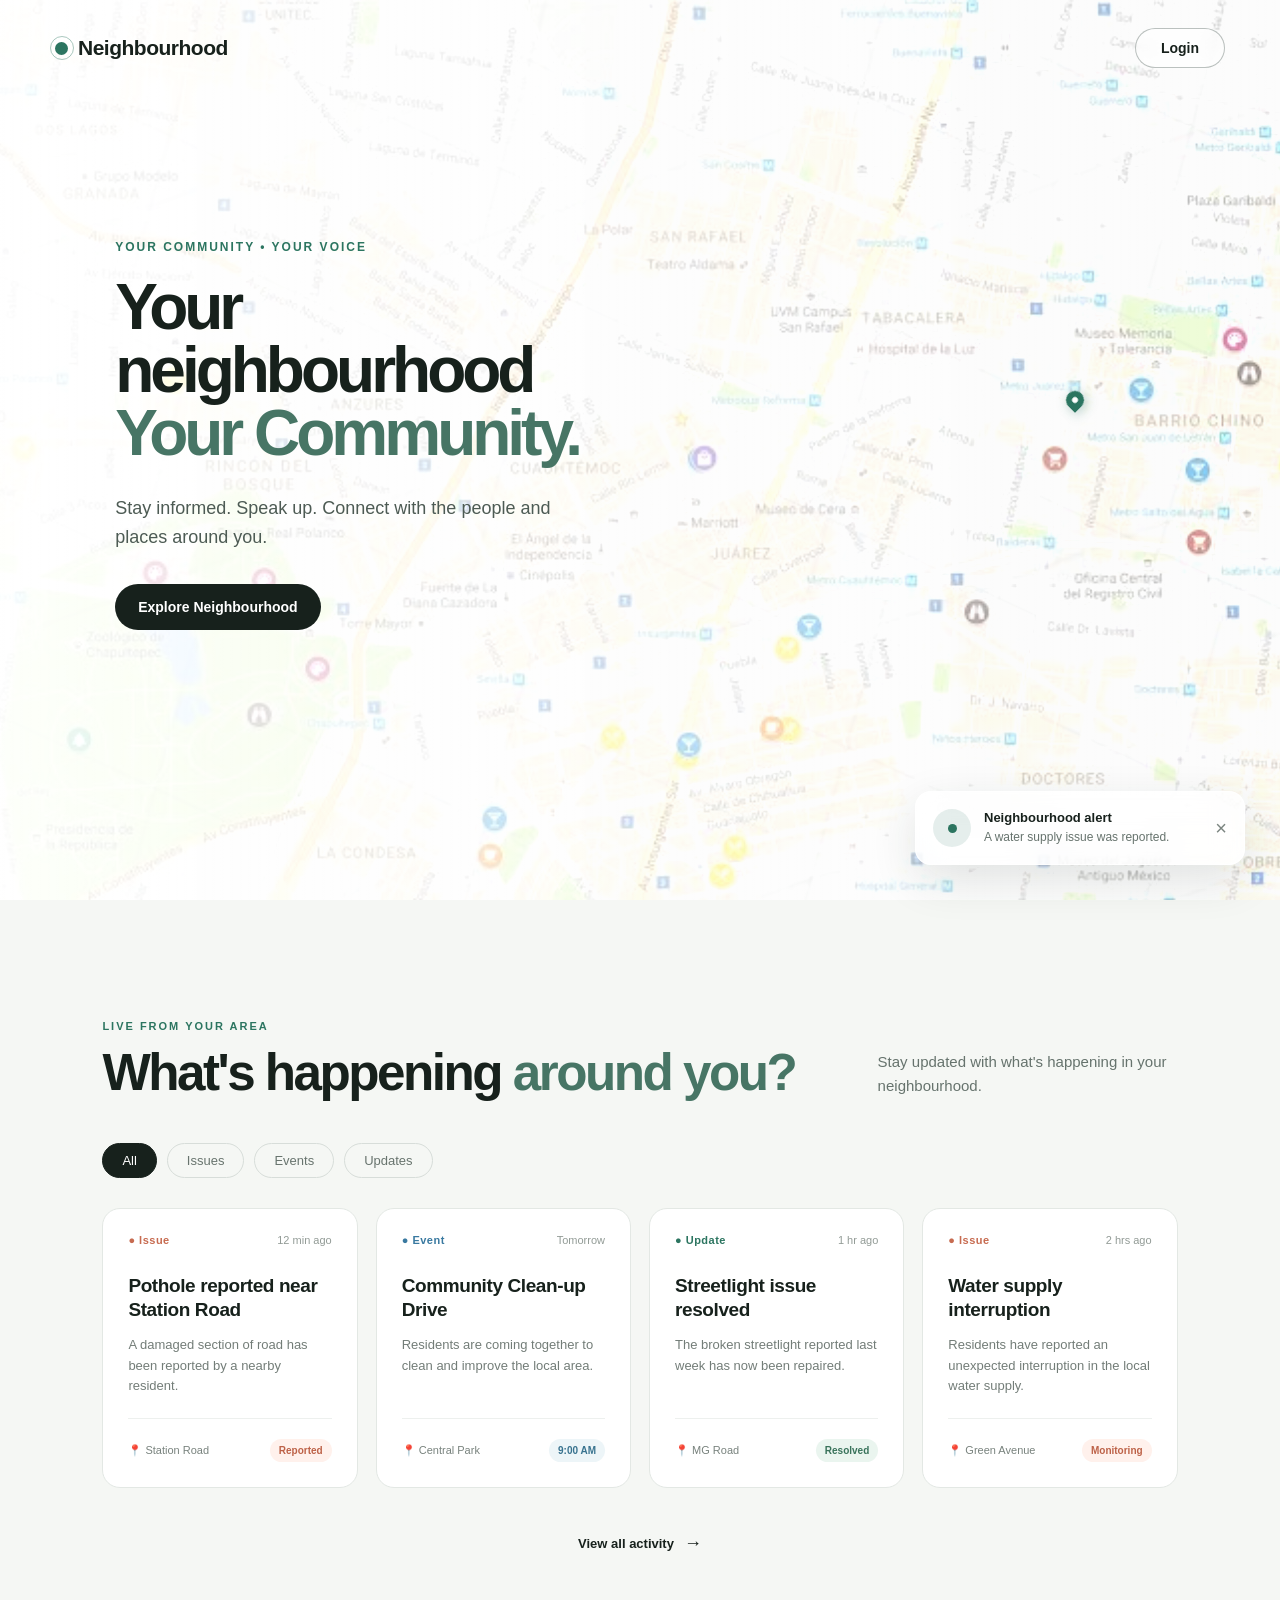
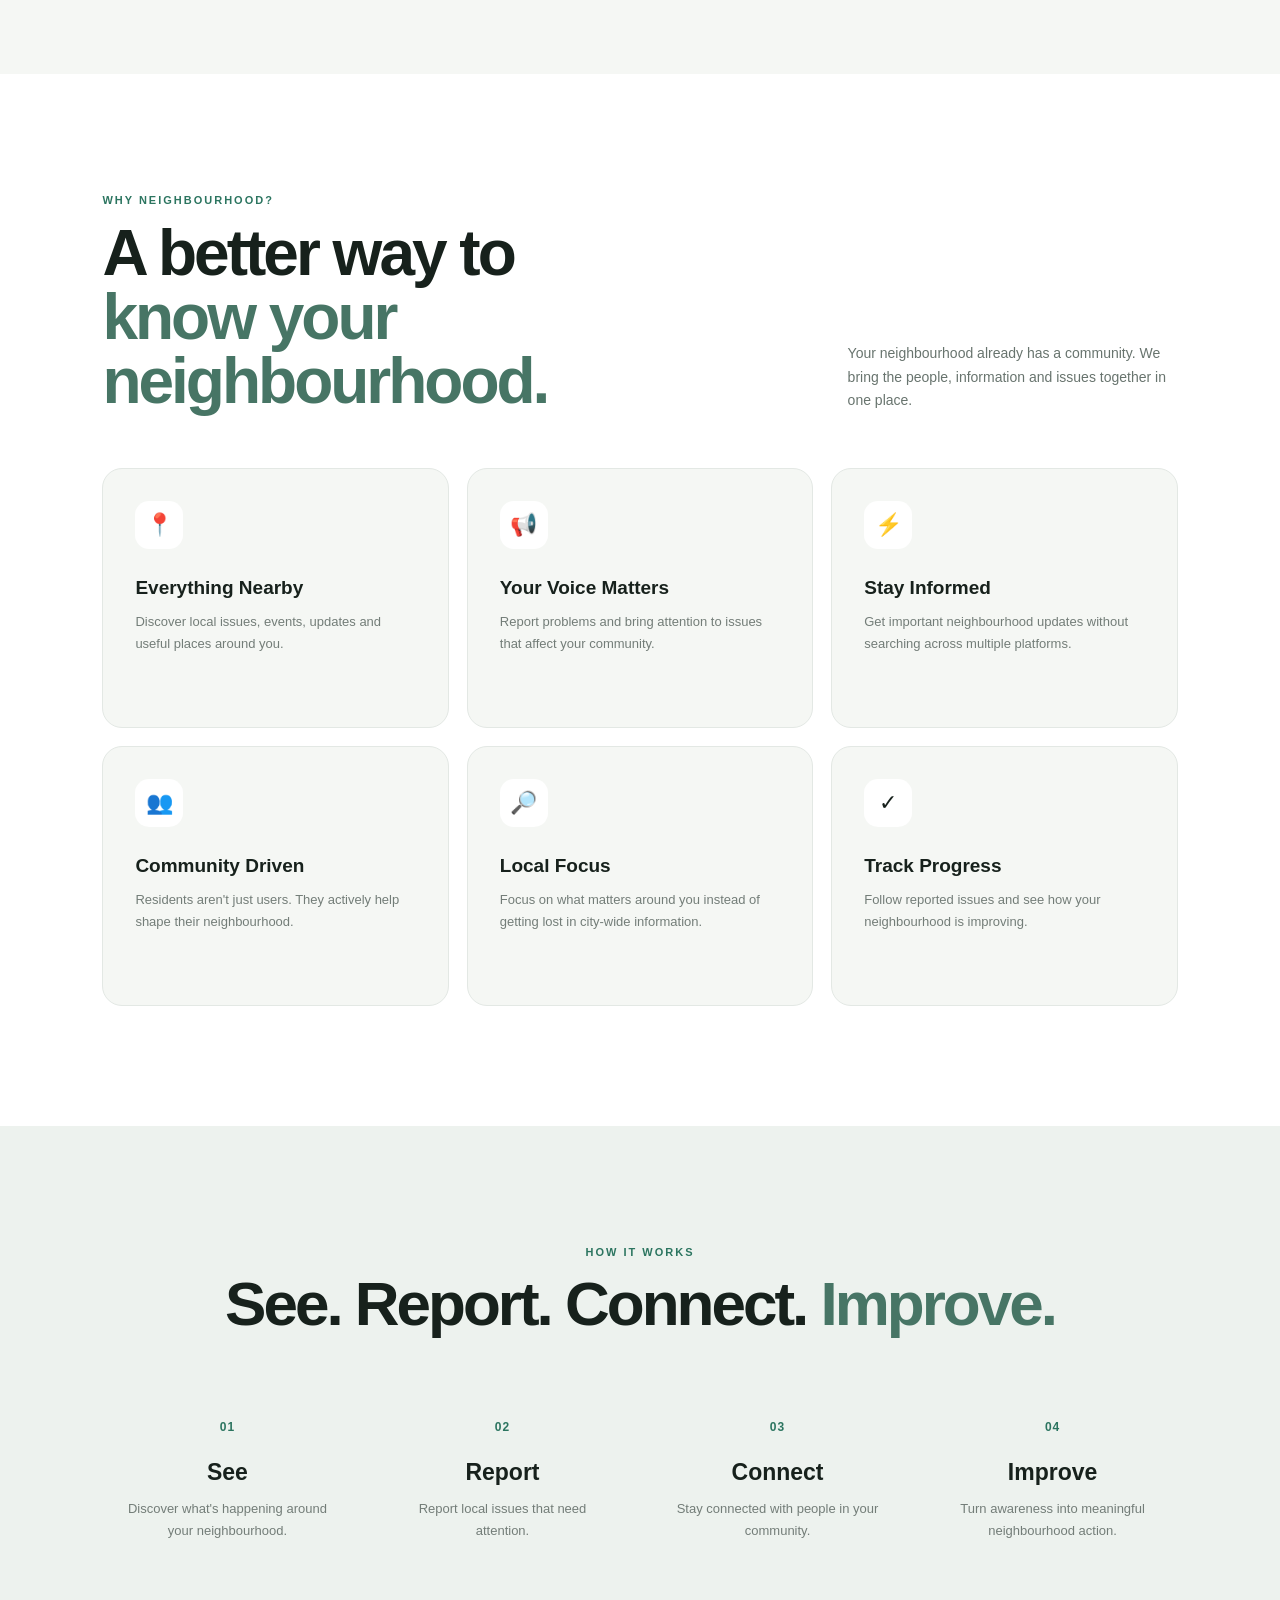
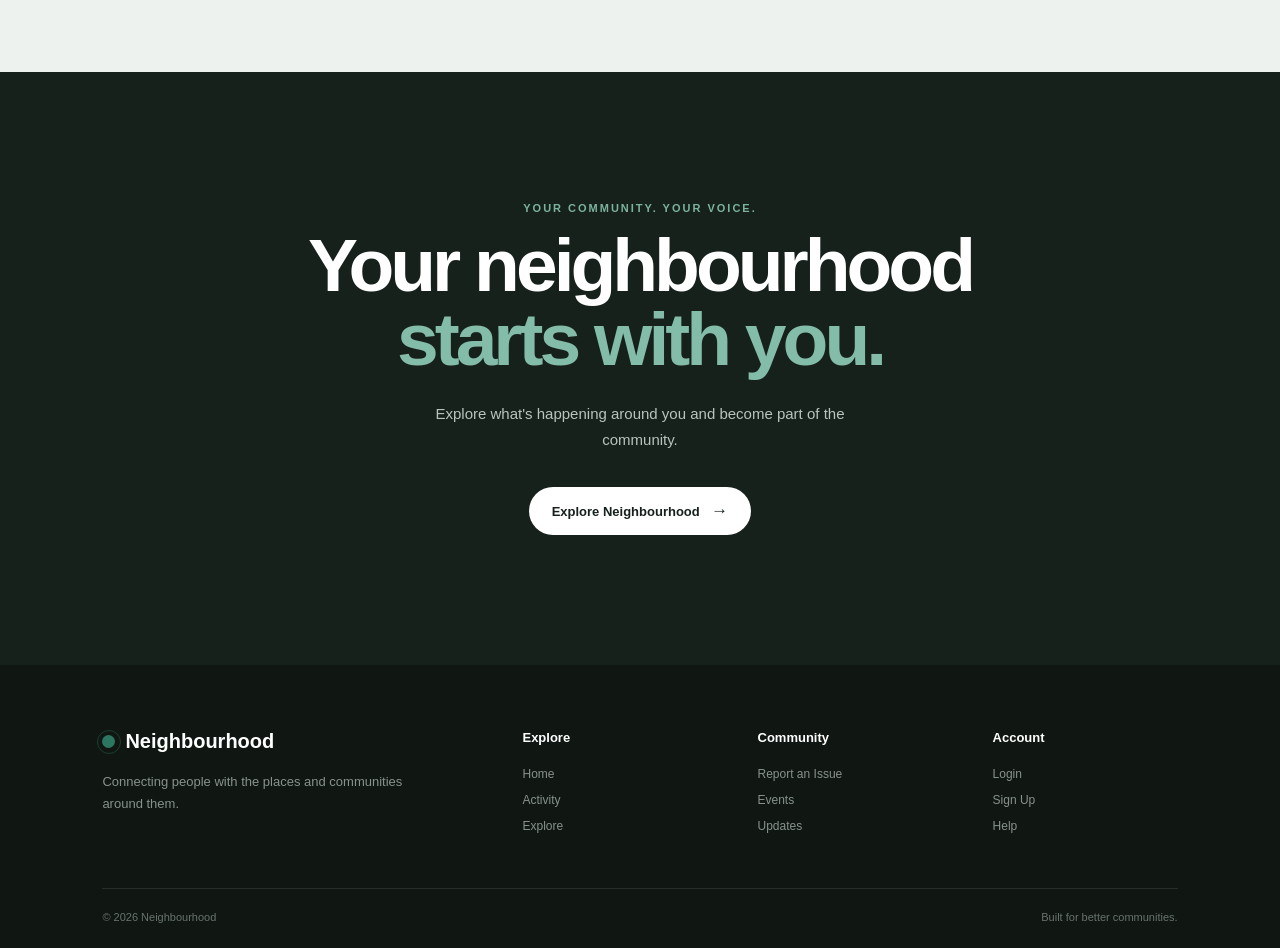
<file: index.html>
<!DOCTYPE html>
<html lang="en">
<head>
    <meta charset="UTF-8">
    <meta name="viewport" content="width=device-width, initial-scale=1.0">

    <title>Neighbourhood</title>

<link rel="stylesheet" href="./CSS/index.css"></head>

<body>

    <!-- MAP BACKGROUND -->
    <div class="map-background"></div>

    <!-- LIGHT OVERLAY -->
    <div class="map-overlay"></div>


    <!-- NAVBAR -->
    <header class="navbar">

        <div class="logo">
            <span class="logo-dot"></span>
            Neighbourhood
        </div>

        <button class="login-btn"  onclick="window.location.href='pages/login.html'">
            Login
        </button>

    </header>


    <!-- HERO CONTENT -->
    <main class="hero">

        <section class="hero-content">

            <div class="eyebrow">
                YOUR COMMUNITY • YOUR VOICE
            </div>

            <h1>
                Your neighbourhood
                <span>Your Community.</span>
            </h1>

            <p>
                Stay informed. Speak up. Connect with the people
                and places around you.
            </p>

            <button
    class="explore-btn"
    id="exploreBtn"
>
    Explore Neighbourhood
</button>
        </section>

    </main>


    <!-- =========================================
     NEIGHBOURHOOD ACTIVITY
========================================= -->

<section class="activity-section" id="explore">

    <div class="section-heading">

        <div>
            <span class="section-label">
                LIVE FROM YOUR AREA
            </span>

            <h2>
                What's happening
                <span>around you?</span>
            </h2>
        </div>

        <p>
            Stay updated with what's happening
            in your neighbourhood.
        </p>

    </div>


    <!-- FILTERS -->

    <div class="activity-filters">

        <button class="filter-btn active" data-filter="all">
            All
        </button>

        <button class="filter-btn" data-filter="issue">
            Issues
        </button>

        <button class="filter-btn" data-filter="event">
            Events
        </button>

        <button class="filter-btn" data-filter="update">
            Updates
        </button>

    </div>


    <!-- ACTIVITY CARDS -->

    <div class="activity-grid" id="activityGrid">


        <!-- CARD 1 -->

        <article class="activity-card" data-category="issue">

            <div class="card-top">

                <span class="category issue">
                    ● Issue
                </span>

                <span class="time">
                    12 min ago
                </span>

            </div>

            <h3>
                Pothole reported near Station Road
            </h3>

            <p>
                A damaged section of road has been
                reported by a nearby resident.
            </p>

            <div class="card-bottom">

                <span class="location">
                    📍 Station Road
                </span>

                <span class="status reported">
                    Reported
                </span>

            </div>

        </article>


        <!-- CARD 2 -->

        <article class="activity-card" data-category="event">

            <div class="card-top">

                <span class="category event">
                    ● Event
                </span>

                <span class="time">
                    Tomorrow
                </span>

            </div>

            <h3>
                Community Clean-up Drive
            </h3>

            <p>
                Residents are coming together to
                clean and improve the local area.
            </p>

            <div class="card-bottom">

                <span class="location">
                    📍 Central Park
                </span>

                <span class="status upcoming">
                    9:00 AM
                </span>

            </div>

        </article>


        <!-- CARD 3 -->

        <article class="activity-card" data-category="update">

            <div class="card-top">

                <span class="category update">
                    ● Update
                </span>

                <span class="time">
                    1 hr ago
                </span>

            </div>

            <h3>
                Streetlight issue resolved
            </h3>

            <p>
                The broken streetlight reported last
                week has now been repaired.
            </p>

            <div class="card-bottom">

                <span class="location">
                    📍 MG Road
                </span>

                <span class="status resolved">
                    Resolved
                </span>

            </div>

        </article>


        <!-- CARD 4 -->

        <article class="activity-card" data-category="issue">

            <div class="card-top">

                <span class="category issue">
                    ● Issue
                </span>

                <span class="time">
                    2 hrs ago
                </span>

            </div>

            <h3>
                Water supply interruption
            </h3>

            <p>
                Residents have reported an unexpected
                interruption in the local water supply.
            </p>

            <div class="card-bottom">

                <span class="location">
                    📍 Green Avenue
                </span>

                <span class="status reported">
                    Monitoring
                </span>

            </div>

        </article>

    </div>


    <div class="activity-more">

        <button id="viewActivityBtn">
            View all activity
            <span>→</span>
        </button>

    </div>

</section>

    <!-- RANDOM LOCATION PINS WILL APPEAR HERE -->
    <div id="mapPins"></div>


    <!-- NOTIFICATION -->
    <div class="notification" id="notification">

        <div class="notification-icon">
            <span></span>
        </div>

        <div class="notification-content">
            <div class="notification-title" id="notificationTitle">
                New update nearby
            </div>

            <div class="notification-text" id="notificationText">
                Something happened in your neighbourhood.
            </div>
        </div>

        <button class="notification-close" id="notificationClose">
            ×
        </button>

    </div>
    <!-- =========================================
     WHY US
========================================= -->

<section class="why-section">

    <div class="why-heading">

        <div>

            <span class="section-label">
                WHY NEIGHBOURHOOD?
            </span>

            <h2>
                A better way to
                <span>know your neighbourhood.</span>
            </h2>

        </div>

        <p>
            Your neighbourhood already has a community.
            We bring the people, information and issues
            together in one place.
        </p>

    </div>


    <div class="why-grid">

        <div class="why-card">

            <div class="why-icon">📍</div>

            <h3>
                Everything Nearby
            </h3>

            <p>
                Discover local issues, events, updates
                and useful places around you.
            </p>

        </div>


        <div class="why-card">

            <div class="why-icon">📢</div>

            <h3>
                Your Voice Matters
            </h3>

            <p>
                Report problems and bring attention to
                issues that affect your community.
            </p>

        </div>


        <div class="why-card">

            <div class="why-icon">⚡</div>

            <h3>
                Stay Informed
            </h3>

            <p>
                Get important neighbourhood updates
                without searching across multiple platforms.
            </p>

        </div>


        <div class="why-card">

            <div class="why-icon">👥</div>

            <h3>
                Community Driven
            </h3>

            <p>
                Residents aren't just users. They actively
                help shape their neighbourhood.
            </p>

        </div>


        <div class="why-card">

            <div class="why-icon">🔎</div>

            <h3>
                Local Focus
            </h3>

            <p>
                Focus on what matters around you instead
                of getting lost in city-wide information.
            </p>

        </div>


        <div class="why-card">

            <div class="why-icon">✓</div>

            <h3>
                Track Progress
            </h3>

            <p>
                Follow reported issues and see how your
                neighbourhood is improving.
            </p>

        </div>

    </div>

</section>
<!-- =========================================
     HOW IT WORKS
========================================= -->

<section class="how-section">

    <span class="section-label">
        HOW IT WORKS
    </span>

    <h2>
        See. Report. Connect.
        <span>Improve.</span>
    </h2>


    <div class="steps">

        <div class="step">

            <div class="step-number">
                01
            </div>

            <h3>
                See
            </h3>

            <p>
                Discover what's happening around
                your neighbourhood.
            </p>

        </div>


        <div class="step">

            <div class="step-number">
                02
            </div>

            <h3>
                Report
            </h3>

            <p>
                Report local issues that need
                attention.
            </p>

        </div>


        <div class="step">

            <div class="step-number">
                03
            </div>

            <h3>
                Connect
            </h3>

            <p>
                Stay connected with people
                in your community.
            </p>

        </div>


        <div class="step">

            <div class="step-number">
                04
            </div>

            <h3>
                Improve
            </h3>

            <p>
                Turn awareness into meaningful
                neighbourhood action.
            </p>

        </div>

    </div>

</section>
<!-- =========================================
     FINAL CTA
========================================= -->

<section class="final-cta">

    <div>

        <span class="section-label">
            YOUR COMMUNITY. YOUR VOICE.
        </span>

        <h2>
            Your neighbourhood
            <span>starts with you.</span>
        </h2>

        <p>
            Explore what's happening around you
            and become part of the community.
        </p>

        <button class="cta-btn">
            Explore Neighbourhood
            <span>→</span>
        </button>

    </div>

</section>
<!-- =========================================
     FOOTER
========================================= -->

<footer class="site-footer">

    <div class="footer-main">

        <div class="footer-brand">

            <a href="#" class="footer-logo">

                <span class="logo-dot"></span>

                Neighbourhood

            </a>

            <p>
                Connecting people with the places
                and communities around them.
            </p>

        </div>


        <div class="footer-column">

            <h4>
                Explore
            </h4>

            <a href="#">
                Home
            </a>

            <a href="#">
                Activity
            </a>

            <a href="#">
                Explore
            </a>

        </div>


        <div class="footer-column">

            <h4>
                Community
            </h4>

            <a href="#">
                Report an Issue
            </a>

            <a href="#">
                Events
            </a>

            <a href="#">
                Updates
            </a>

        </div>


        <div class="footer-column">

            <h4>
                Account
            </h4>

            <a href="#">
                Login
            </a>

            <a href="#">
                Sign Up
            </a>

            <a href="#">
                Help
            </a>

        </div>

    </div>


    <div class="footer-bottom">

        <span>
            © 2026 Neighbourhood
        </span>

        <span>
            Built for better communities.
        </span>

    </div>

</footer>

<script src="./JS/index.js"></script>
</body>
</html>
</file>
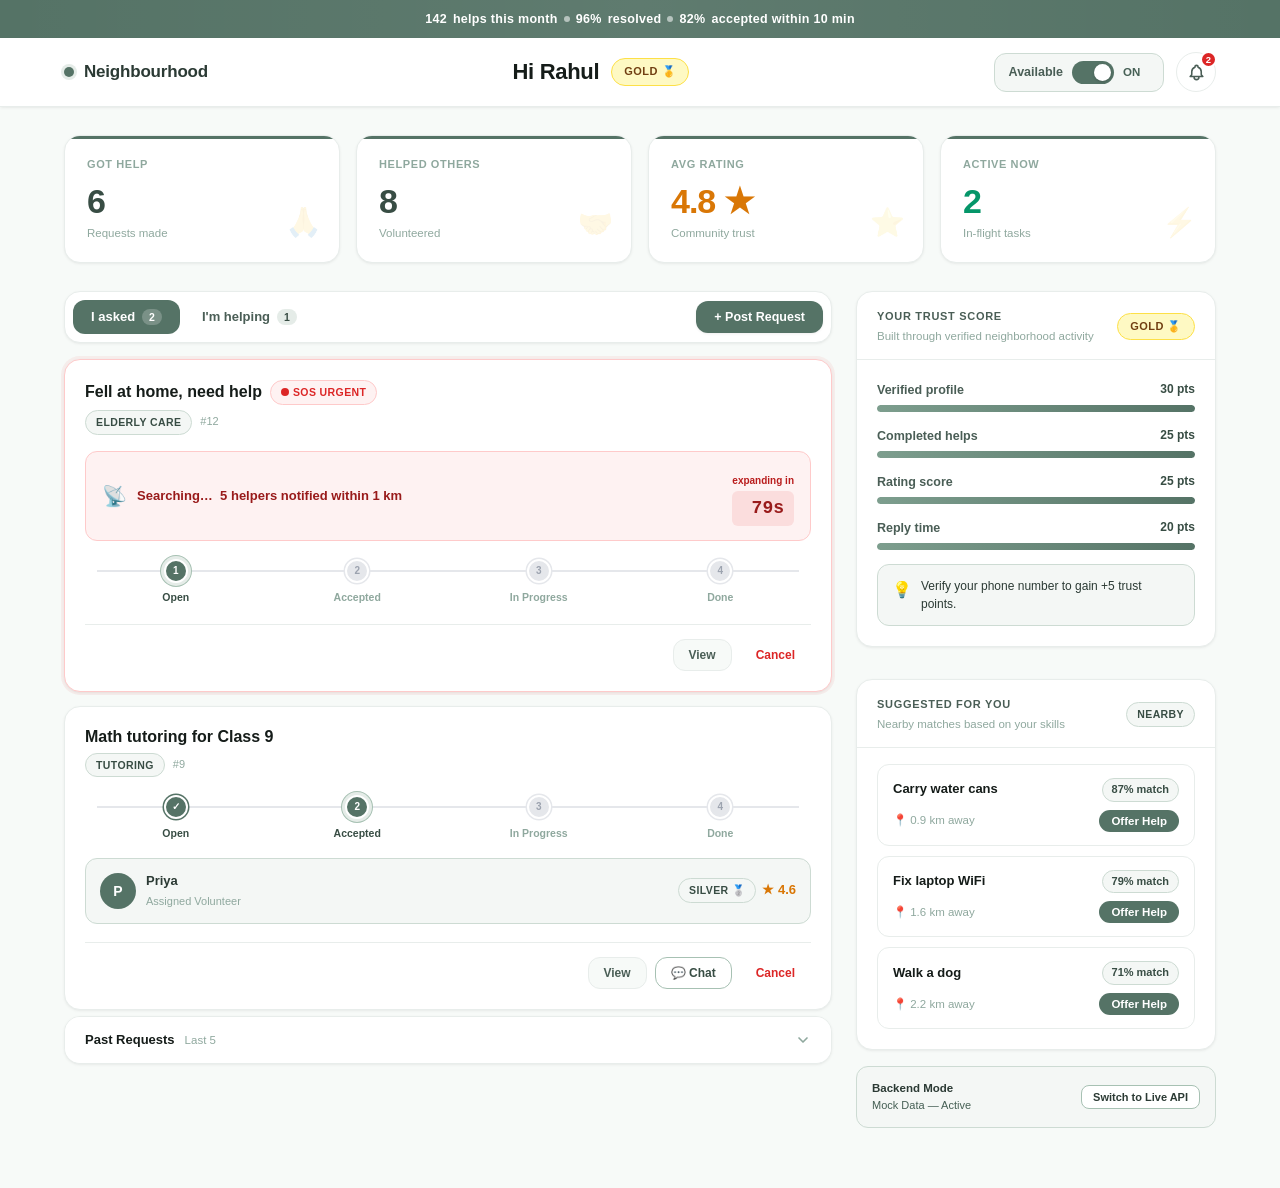
<file: frontend/dashboard.html>
<!DOCTYPE html>
<html lang="en">
<head>
  <meta charset="UTF-8" />
  <meta name="viewport" content="width=device-width, initial-scale=1.0" />
  <title>Neighborhood Help — Dashboard</title>
  <link rel="stylesheet" href="../frontend/CSS/style.css" />
</head>
<body>

  <!-- ═══════════════════════════════════════════════════════════
       1. IMPACT BANNER
  ════════════════════════════════════════════════════════════ -->
  <div class="impact-banner" role="banner" aria-label="Community impact stats">
    <div class="impact-banner__inner" id="impactText">
      Loading community stats…
    </div>
  </div>

  <!-- ═══════════════════════════════════════════════════════════
       2. TOP NAV HEADER
  ════════════════════════════════════════════════════════════ -->
  <nav class="topnav" aria-label="Main navigation">
    <div class="topnav__inner container">

      <!-- Brand -->
      <div class="topnav__brand">
        <span class="topnav__logo-dot" aria-hidden="true"></span>
        <span class="topnav__brand-name">Neighbourhood</span>
      </div>

      <!-- Greeting + Badge (center on desktop) -->
      <div class="topnav__greeting">
        <h1 class="topnav__hi">Hi <span id="headerName">…</span></h1>
        <span id="headerBadge" class="badge-chip badge-chip--gold" aria-label="Trust badge">Gold 🥇</span>
      </div>

      <!-- Controls -->
      <div class="topnav__controls">

        <!-- Available toggle -->
        <label class="avail-toggle" for="availToggle" title="Toggle availability for helping neighbors">
          <span class="avail-toggle__label">Available</span>
          <div class="switch">
            <input type="checkbox" id="availToggle" role="switch"
                   aria-label="Toggle helper availability"
                   onchange="onAvailableToggle(this.checked)" />
            <span class="switch__slider"></span>
          </div>
          <span class="avail-toggle__state" id="availState">ON</span>
        </label>

        <!-- Notification Bell -->
        <div class="notif-wrap">
          <button class="notif-btn" id="notifBtn" onclick="toggleNotifDropdown()"
                  aria-label="Open notifications" aria-haspopup="true" aria-expanded="false">
            <svg viewBox="0 0 24 24" fill="none" stroke="currentColor" stroke-width="2" stroke-linecap="round" stroke-linejoin="round" aria-hidden="true">
              <path d="M15 17h5l-1.405-1.405A2.032 2.032 0 0118 14.158V11a6.002 6.002 0 00-4-5.659V5a2 2 0 10-4 0v.341C7.67 6.165 6 8.388 6 11v3.159c0 .538-.214 1.055-.595 1.436L4 17h5m6 0v1a3 3 0 11-6 0v-1m6 0H9"/>
            </svg>
            <span class="notif-badge" id="notifBadge" aria-live="polite">0</span>
          </button>

          <!-- Dropdown -->
          <div class="notif-dropdown" id="notifDropdown" role="dialog" aria-label="Notifications">
            <div class="notif-dropdown__header">
              <span class="notif-dropdown__title">Notifications</span>
              <button class="notif-dropdown__mark-all" onclick="markAllRead()">Mark all read</button>
            </div>
            <div class="notif-list" id="notifList" aria-live="polite">
              <!-- Rendered by JS -->
            </div>
          </div>
        </div>

      </div>
    </div>
  </nav>

  <!-- ═══════════════════════════════════════════════════════════
       MAIN
  ════════════════════════════════════════════════════════════ -->
  <main class="main" id="main">

    <!-- 3. STAT CARDS -->
    <section aria-label="Your statistics">
      <div class="stats-grid" id="statsGrid">
        <!-- Rendered by JS -->
      </div>
    </section>

    <!-- 4. TWO-COLUMN WORKSPACE -->
    <div class="workspace">

      <!-- ── LEFT COLUMN ──────────────────────────────────── -->
      <div class="left-col">

        <!-- Tab bar -->
        <div class="tab-bar" role="tablist">
          <div class="tabs">
            <button class="tab-btn active" id="tabBtn-asked"
                    role="tab" aria-selected="true"
                    onclick="switchTab('asked')" aria-controls="requestsList">
              I asked
              <span class="count" id="tabCountAsked">0</span>
            </button>
            <button class="tab-btn" id="tabBtn-helping"
                    role="tab" aria-selected="false"
                    onclick="switchTab('helping')" aria-controls="requestsList">
              I'm helping
              <span class="count" id="tabCountHelping">0</span>
            </button>
          </div>
          <button class="post-btn" aria-label="Post a new help request"
                  onclick="showToast('📝','Post Request','Neighborhood dispatch form opened. Describe your need and set urgency.')">
            + Post Request
          </button>
        </div>

        <!-- Requests list -->
        <div class="requests-list" id="requestsList" role="tabpanel" aria-label="Active requests">
          <!-- Rendered by JS -->
        </div>

        <!-- Past Requests Accordion -->
        <div class="past-accordion" id="pastAccordion">
          <button class="past-accordion__trigger"
                  onclick="togglePastAccordion()"
                  aria-expanded="false"
                  aria-controls="pastAccordionBody">
            <div class="past-accordion__left">
              <span>Past Requests</span>
              <span class="past-accordion__subtitle">Last 5</span>
            </div>
            <svg class="past-accordion__chevron" viewBox="0 0 24 24" fill="none"
                 stroke="currentColor" stroke-width="2.5" stroke-linecap="round"
                 stroke-linejoin="round" aria-hidden="true">
              <polyline points="6 9 12 15 18 9"/>
            </svg>
          </button>
          <div class="past-accordion__body" id="pastAccordionBody">
            <div id="pastList">
              <!-- Rendered by JS -->
            </div>
          </div>
        </div>

      </div><!-- /left-col -->

      <!-- ── RIGHT COLUMN ─────────────────────────────────── -->
      <aside class="right-col" aria-label="Trust score and suggestions">

        <!-- Trust Score Panel -->
        <div class="panel trust-panel">
          <div class="panel__head">
            <div>
              <div class="panel__title">Your Trust Score</div>
              <div class="panel__sub">Built through verified neighborhood activity</div>
            </div>
            <span id="trustBadgePill" class="badge-chip badge-chip--gold">Gold 🥇</span>
          </div>
          <div class="panel__body">
            <div id="trustBars">
              <!-- Rendered by JS -->
            </div>
            <div class="trust-tip">
              <span class="trust-tip__icon" aria-hidden="true">💡</span>
              <span class="trust-tip__text" id="trustTip">Loading tip…</span>
            </div>
          </div>
        </div>

        <!-- Suggested For You Panel -->
        <div class="panel">
          <div class="panel__head">
            <div>
              <div class="panel__title">Suggested For You</div>
              <div class="panel__sub">Nearby matches based on your skills</div>
            </div>
            <span class="chip chip--cat">Nearby</span>
          </div>
          <div class="panel__body" style="padding-top:16px;">
            <div id="suggestedList">
              <!-- Rendered by JS -->
            </div>
          </div>
        </div>

        <!-- Dev / Backend Mode Card -->
        <div class="dev-mode-card" role="region" aria-label="Developer mode settings">
          <div>
            <div class="dev-mode-card__label">Backend Mode</div>
            <div class="dev-mode-card__status" id="devModeStatus">Mock Data — Active</div>
          </div>
          <button class="dev-mode-card__btn" id="devModeBtn"
                  onclick="toggleMockMode()"
                  aria-label="Toggle between mock data and live API">
            Switch to Live API
          </button>
        </div>

      </aside><!-- /right-col -->

    </div><!-- /workspace -->
  </main>

  <!-- ═══════════════════════════════════════════════════════════
       TOAST NOTIFICATION
  ════════════════════════════════════════════════════════════ -->
  <div class="toast" id="toast" role="status" aria-live="polite" aria-atomic="true">
    <span class="toast__icon" id="toastIcon">💬</span>
    <div class="toast__body">
      <div class="toast__title" id="toastTitle"></div>
      <div class="toast__msg" id="toastMsg"></div>
    </div>
  </div>

  <script src="../frontend/JS/main.js"></script>
</body>
</html>
</file>
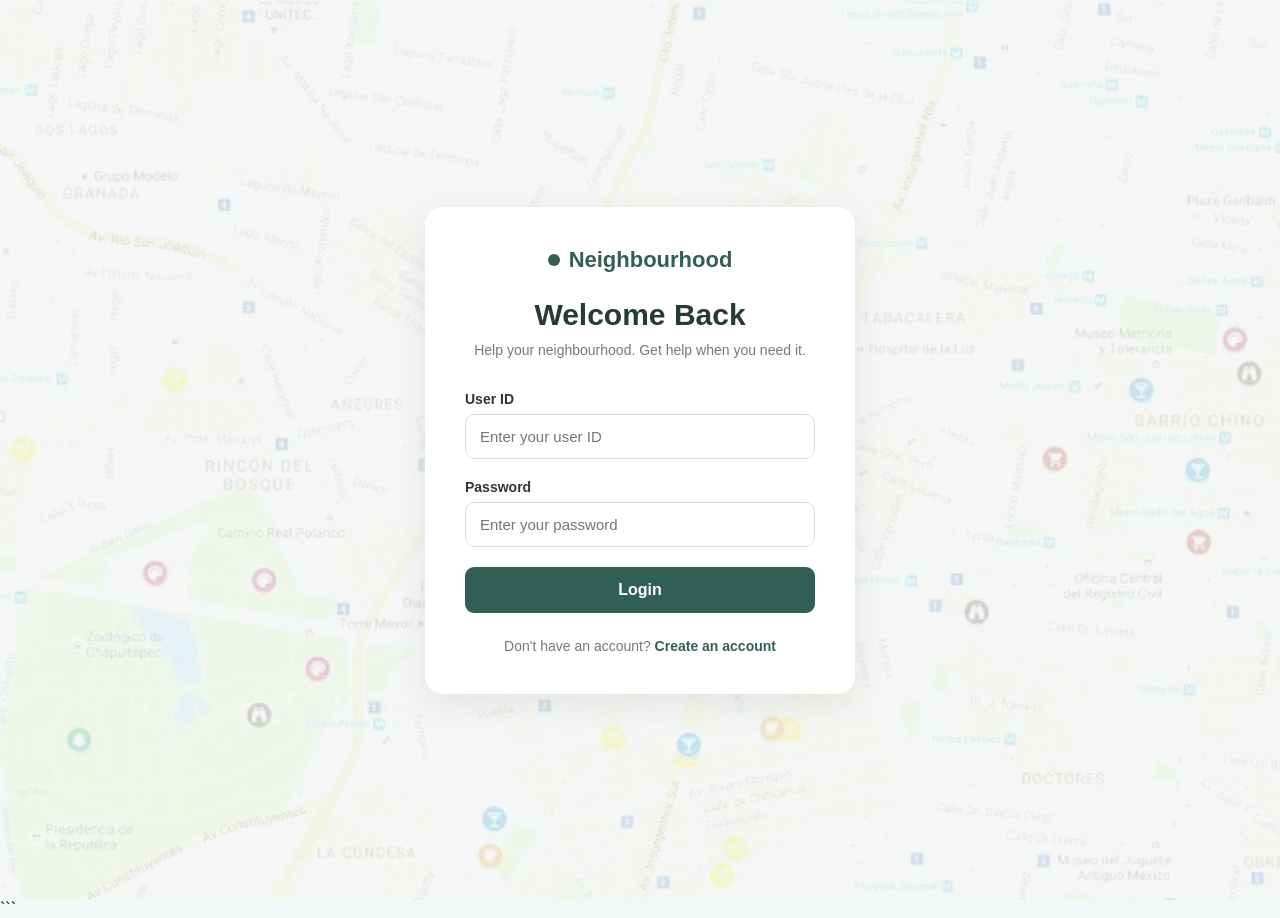
<file: pages/login.html>
<!DOCTYPE html>
<html lang="en">

<head>
    <meta charset="UTF-8">
    <meta name="viewport" content="width=device-width, initial-scale=1.0">

    <title>Login | Neighbourhood</title>

    <link rel="stylesheet" href="../CSS/Login.css">
</head>

<body>
    <div class="map-background"></div>
    <div class="login-page">

        <div class="login-card">

            <div class="logo">
                <span class="logo-dot"></span>
                Neighbourhood
            </div>

            <h1>Welcome Back</h1>

            <p class="subtitle">
                Help your neighbourhood. Get help when you need it.
            </p>

            <form id="loginForm">

                <div class="form-group">

                    <label for="user_id">
                        User ID
                    </label>

                    <input
                        type="number"
                        id="user_id"
                        name="user_id"
                        placeholder="Enter your user ID"
                        required
                    >

                </div>


                <div class="form-group">

                    <label for="password">
                        Password
                    </label>

                    <input
                        type="password"
                        id="password"
                        name="password"
                        placeholder="Enter your password"
                        required
                    >

                </div>


                <button
                    type="submit"
                    id="loginButton"
                    class="login-button"
                >
                    Login
                </button>

            </form>


            <div
                id="loginMessage"
                class="message"
            ></div>


            <p class="signup-text">

                Don't have an account?

                <a href="signup.html">
                    Create an account
                </a>

            </p>

        </div>

    </div>


    <script src="../JS/Login.js"></script>

</body>

</html>
```
</file>
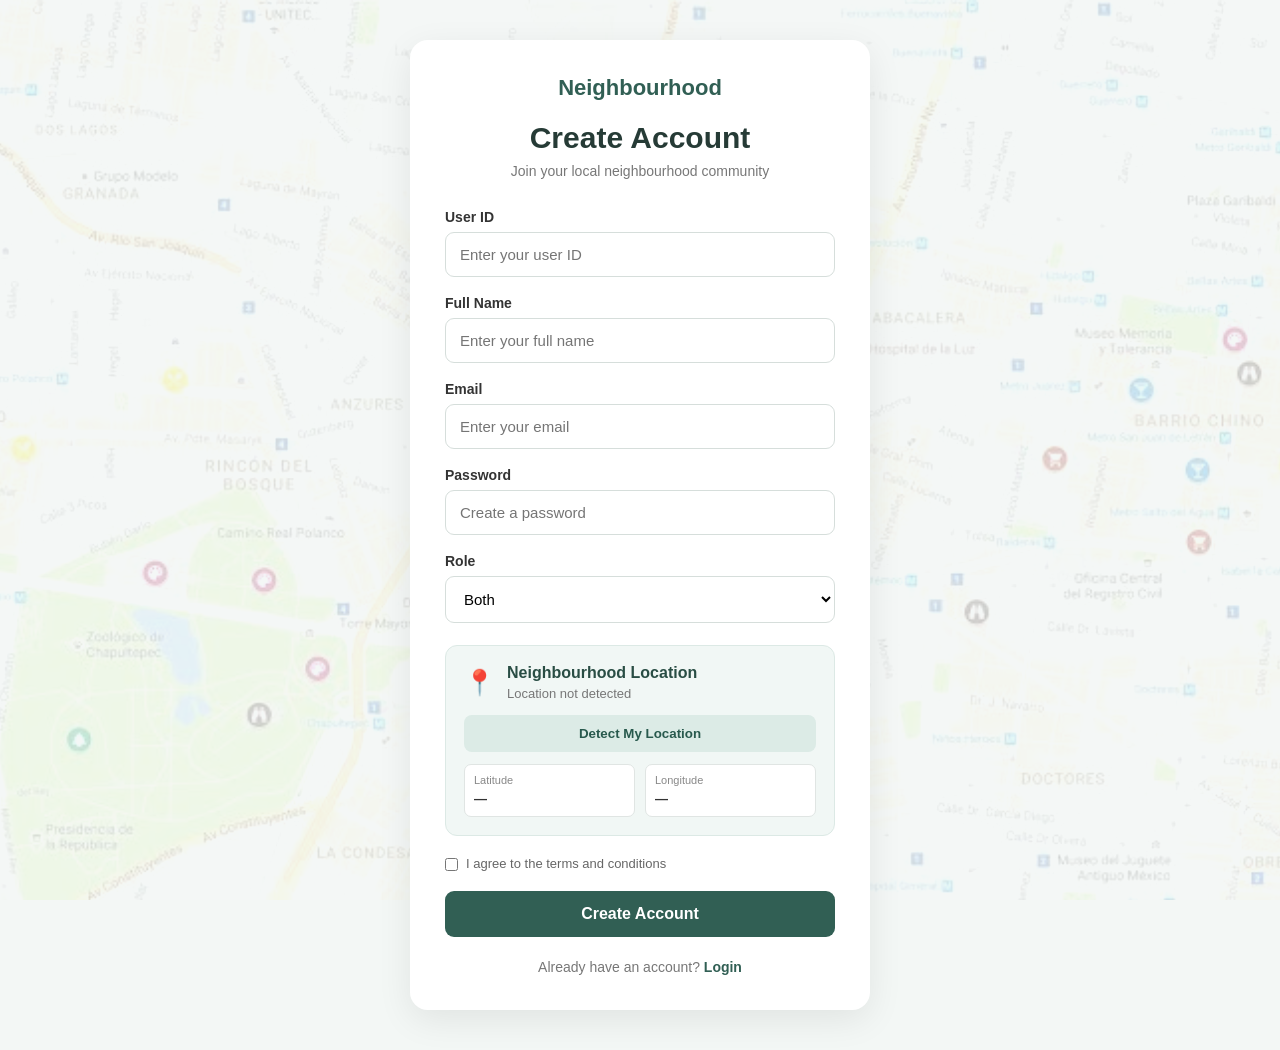
<file: pages/signup.html>
<!DOCTYPE html>
<html lang="en">
<head>
    <meta charset="UTF-8">
    <meta name="viewport" content="width=device-width, initial-scale=1.0">

    <title>Sign Up | Neighbourhood</title>

    <link rel="stylesheet" href="../CSS/Signup.css">
</head>

<body>
    <div class="map-background"></div>
    <div class="signup-container">

        <div class="signup-card">

            <div class="logo">
                <span>Neighbourhood</span>
            </div>

            <h1>Create Account</h1>

            <p class="subtitle">
                Join your local neighbourhood community
            </p>

            <form id="signupForm">

                <!-- User ID -->
                <div class="form-group">
                    <label for="user_id">User ID</label>

                    <input
                        type="number"
                        id="user_id"
                        name="user_id"
                        placeholder="Enter your user ID"
                        required
                    >
                </div>

                <!-- Name -->
                <div class="form-group">
                    <label for="name">Full Name</label>

                    <input
                        type="text"
                        id="name"
                        name="name"
                        placeholder="Enter your full name"
                        maxlength="100"
                        required
                    >
                </div>

                <!-- Email -->
                <div class="form-group">
                    <label for="email">Email</label>

                    <input
                        type="email"
                        id="email"
                        name="email"
                        placeholder="Enter your email"
                        maxlength="150"
                        required
                    >
                </div>

                <!-- Password -->
                <div class="form-group">
                    <label for="password">Password</label>

                    <input
                        type="password"
                        id="password"
                        name="password"
                        placeholder="Create a password"
                        minlength="6"
                        required
                    >
                </div>

                <!-- Role -->
                <div class="form-group">
                    <label for="role">Role</label>

                    <select id="role" name="role">

                        <option value="resident">
                            Resident
                        </option>

                        <option value="volunteer">
                            Volunteer
                        </option>

                        <option value="both" selected>
                            Both
                        </option>

                    </select>
                </div>

                <!-- Location -->
                <div class="location-section">

                    <div class="location-heading">
                        <span class="location-icon">📍</span>

                        <div>
                            <h3>Neighbourhood Location</h3>

                            <p id="locationStatus">
                                Location not detected
                            </p>
                        </div>
                    </div>

                    <button
                        type="button"
                        id="locationButton"
                        class="location-button"
                    >
                        Detect My Location
                    </button>

                    <div class="coordinates">

                        <div>
                            <span>Latitude</span>
                            <strong id="latitude">—</strong>
                        </div>

                        <div>
                            <span>Longitude</span>
                            <strong id="longitude">—</strong>
                        </div>

                    </div>

                </div>

                <!-- Terms -->
                <div class="terms">

                    <input
                        type="checkbox"
                        id="terms"
                        required
                    >

                    <label for="terms">
                        I agree to the terms and conditions
                    </label>

                </div>

                <!-- Submit -->
                <button
                    type="submit"
                    id="signupButton"
                    class="signup-button"
                >
                    Create Account
                </button>

            </form>

            <!-- Message -->
            <div
                id="message"
                class="message"
            ></div>

            <!-- Login -->
            <p class="login-text">

                Already have an account?

                <a href="login.html">
                    Login
                </a>

            </p>

        </div>

    </div>

    <script src="../JS/Signup.js"></script>

</body>
</html>
</file>
<file: CSS/index.css>
* {
    margin: 0;
    padding: 0;
    box-sizing: border-box;
}

html,
body {
    width: 100%;
    min-height: 100%;
    overflow-x: hidden;
    overflow-y: auto;

    font-family: Arial, Helvetica, sans-serif;
    color: #17211c;
}


/* =========================================
   MAP BACKGROUND
========================================= */

.map-background {

    position: fixed;

    inset: 0;

    z-index: -3;

    background-image:
        url('../Assets/index/map.jpeg');

    background-size: cover;

    background-position: center;

    filter:
        /* grayscale(100%) */
        brightness(1.12)
        contrast(0.95);

    opacity: 0.8;
}

html {
    scroll-behavior: smooth;
}


/*
    If you don't have a Google Maps API key,
    the background above won't load.

    The fallback below gives us a map-like
    background for the prototype.
*/

.map-background::before {

    content: "";

    position: absolute;

    inset: 0;

    background-image:

        linear-gradient(
            25deg,
            transparent 47%,
            rgba(70, 80, 74, 0.13) 48%,
            transparent 49%
        ),

        linear-gradient(
            105deg,
            transparent 48%,
            rgba(70, 80, 74, 0.12) 49%,
            transparent 50%
        ),

        linear-gradient(
            160deg,
            transparent 48%,
            rgba(70, 80, 74, 0.1) 49%,
            transparent 50%
        );

    background-size:
        260px 220px,
        340px 300px,
        420px 380px;

    opacity: 0.7;
}


/* =========================================
   MAP OVERLAY
========================================= */

.map-overlay {

    position: fixed;

    inset: 0;

    z-index: -2;

    background:
        linear-gradient(
            90deg,
            rgba(255, 255, 255, 0.92) 0%,
            rgba(255, 255, 255, 0.70) 40%,
            rgba(255, 255, 255, 0.35) 100%
        );
}


/* =========================================
   NAVBAR
========================================= */

.navbar {

    position: absolute;

    top: 0;
    left: 0;

    width: 100%;

    padding: 28px 55px;

    display: flex;

    justify-content: space-between;

    align-items: center;

    z-index: 20;
}


.logo {

    display: flex;

    align-items: center;

    gap: 10px;

    font-size: 21px;

    font-weight: 700;

    letter-spacing: -0.5px;
}


.logo-dot {

    width: 13px;
    height: 13px;

    border-radius: 50%;

    background: #2c7560;

    position: relative;
}


.logo-dot::after {

    content: "";

    position: absolute;

    width: 22px;
    height: 22px;

    border: 1px solid #2c7560;

    border-radius: 50%;

    top: 50%;
    left: 50%;

    transform: translate(-50%, -50%);

    opacity: 0.4;
}


.login-btn {

    border: 1px solid rgba(30, 50, 43, 0.3);

    background: rgba(255, 255, 255, 0.65);

    backdrop-filter: blur(8px);

    padding: 11px 25px;

    border-radius: 30px;

    font-size: 14px;

    font-weight: 600;

    color: #17211c;

    cursor: pointer;

    transition: 0.25s;
}


.login-btn:hover {

    background: #17211c;

    color: white;

    transform: translateY(-2px);
}


/* =========================================
   HERO
========================================= */

.hero {

    height: 100vh;

    width: 100%;

    display: flex;

    align-items: center;

    padding-left: 9%;

    position: relative;

    z-index: 5;
}


.hero-content {

    width: 550px;

    margin-top: -30px;
}


.eyebrow {

    font-size: 12px;

    font-weight: 700;

    letter-spacing: 2px;

    color: #2c7560;

    margin-bottom: 22px;
}


h1 {

    font-size: clamp(48px, 5vw, 78px);

    line-height: 0.98;

    letter-spacing: -4px;

    font-weight: 700;

    color: #17211c;
}


h1 span {

    display: block;

    color: #477565;
}


.hero-content p {

    margin-top: 30px;

    max-width: 440px;

    font-size: 18px;

    line-height: 1.6;

    color: #4d5b54;
}


.explore-btn {

    margin-top: 32px;

    border: none;

    background: #17211c;

    color: white;

    padding: 15px 23px;

    border-radius: 30px;

    font-size: 14px;

    font-weight: 600;

    cursor: pointer;

    transition: 0.25s;

    display: flex;

    align-items: center;

    gap: 15px;
}


.explore-btn span {

    font-size: 19px;

    transition: 0.25s;
}


.explore-btn:hover {

    background: #2c7560;

    transform: translateY(-3px);
}


.explore-btn:hover span {

    transform: translateX(5px);
}


/* =========================================
   LOCATION PIN
========================================= */

.map-pin {

    position: absolute;

    width: 18px;
    height: 18px;

    background: #2c7560;

    border-radius: 50% 50% 50% 0;

    transform:
        rotate(-45deg)
        scale(0);

    box-shadow:
        0 3px 12px rgba(44, 117, 96, 0.35);

    animation: pinAppear 0.5s forwards;

    z-index: 10;
}


.map-pin::after {

    content: "";

    position: absolute;

    width: 6px;
    height: 6px;

    background: white;

    border-radius: 50%;

    top: 6px;
    left: 6px;
}


/* Pulse */

.map-pin::before {

    content: "";

    position: absolute;

    width: 18px;
    height: 18px;

    border-radius: 50%;

    background: rgba(44, 117, 96, 0.35);

    transform: rotate(45deg);

    animation: pulse 1.5s infinite;

    z-index: -1;
}


@keyframes pinAppear {

    0% {

        transform:
            rotate(-45deg)
            scale(0);

        opacity: 0;
    }

    70% {

        transform:
            rotate(-45deg)
            scale(1.2);
    }

    100% {

        transform:
            rotate(-45deg)
            scale(1);

        opacity: 1;
    }
}


@keyframes pulse {

    0% {

        transform:
            rotate(45deg)
            scale(1);

        opacity: 0.5;
    }

    100% {

        transform:
            rotate(45deg)
            scale(3);

        opacity: 0;
    }
}


/* =========================================
   NOTIFICATION
========================================= */

.notification {

    position: fixed;

    bottom: 35px;

    right: 35px;

    width: 330px;

    padding: 17px;

    display: flex;

    align-items: center;

    gap: 13px;

    background: rgba(255, 255, 255, 0.78);

    backdrop-filter: blur(15px);

    border: 1px solid rgba(255, 255, 255, 0.7);

    border-radius: 16px;

    box-shadow:
        0 15px 45px rgba(30, 50, 43, 0.12);

    transform: translateY(30px);

    opacity: 0;

    pointer-events: none;

    transition: 0.4s;

    z-index: 30;
}


.notification.show {

    transform: translateY(0);

    opacity: 1;

    pointer-events: auto;
}


.notification-icon {

    width: 38px;
    height: 38px;

    border-radius: 50%;

    background: rgba(44, 117, 96, 0.12);

    display: flex;

    align-items: center;

    justify-content: center;

    flex-shrink: 0;
}


.notification-icon span {

    width: 9px;
    height: 9px;

    background: #2c7560;

    border-radius: 50%;
}


.notification-title {

    font-size: 13px;

    font-weight: 700;

    margin-bottom: 4px;
}


.notification-text {

    font-size: 12px;

    color: #66736d;

    line-height: 1.4;
}


.notification-close {

    margin-left: auto;

    border: none;

    background: none;

    font-size: 20px;

    color: #7b8580;

    cursor: pointer;
}


/* =========================================
   RESPONSIVE
========================================= */

@media (max-width: 768px) {

    .navbar {

        padding: 22px 25px;
    }


    .logo {

        font-size: 18px;
    }


    .hero {

        padding: 0 25px;

        align-items: center;
    }


    .hero-content {

        width: 100%;

        max-width: 500px;
    }


    h1 {

        font-size: 48px;

        letter-spacing: -2.5px;
    }


    .hero-content p {

        font-size: 16px;
    }


    .notification {

        left: 20px;
        right: 20px;

        bottom: 20px;

        width: auto;
    }
}

/* =========================================
   ACTIVITY SECTION
========================================= */

.activity-section {

    position: relative;

background: #f5f7f4;
    padding: 120px 8%;

    z-index: 5;

}


/* =========================================
   SECTION HEADING
========================================= */

.section-heading {

    display: flex;

    justify-content: space-between;

    align-items: flex-end;

    margin-bottom: 45px;

}


.section-label {

    display: block;

    margin-bottom: 15px;

    font-size: 11px;

    font-weight: 700;

    letter-spacing: 2px;

    color: #2c7560;

}


.section-heading h2 {

    font-size: clamp(38px, 4vw, 58px);

    line-height: 1;

    letter-spacing: -2.5px;

    color: #17211c;

}


.section-heading h2 span {

    color: #477565;

}


.section-heading > p {

    max-width: 300px;

    font-size: 15px;

    line-height: 1.6;

    color: #66736d;

}


/* =========================================
   FILTERS
========================================= */

.activity-filters {

    display: flex;

    gap: 10px;

    margin-bottom: 30px;

}


.filter-btn {

    border: 1px solid #d7ddd9;

    background: transparent;

    color: #68746e;

    padding: 9px 19px;

    border-radius: 30px;

    font-size: 13px;

    cursor: pointer;

    transition: 0.25s;
}


.filter-btn:hover {

    border-color: #2c7560;

    color: #2c7560;
}


.filter-btn.active {

    background: #17211c;

    border-color: #17211c;

    color: white;
}


/* =========================================
   ACTIVITY GRID
========================================= */

.activity-grid {

    display: grid;

    grid-template-columns:
        repeat(4, 1fr);

    gap: 18px;
}


/* =========================================
   CARD
========================================= */

.activity-card {

    background: white;

    border: 1px solid #e3e8e4;

    border-radius: 18px;

    padding: 25px;

    min-height: 280px;

    display: flex;

    flex-direction: column;

    transition:
        transform 0.3s,
        box-shadow 0.3s;

}


.activity-card:hover {

    transform: translateY(-6px);

    box-shadow:
        0 18px 45px
        rgba(30, 50, 43, 0.08);
}


/* =========================================
   CARD TOP
========================================= */

.card-top {

    display: flex;

    justify-content: space-between;

    align-items: center;

    margin-bottom: 28px;
}


.category {

    font-size: 11px;

    font-weight: 700;

    letter-spacing: 0.5px;
}


.category.issue {

    color: #c76b50;
}


.category.event {

    color: #3979a0;
}


.category.update {

    color: #2c7560;
}


.time {

    font-size: 11px;

    color: #929b96;
}


/* =========================================
   CARD CONTENT
========================================= */

.activity-card h3 {

    font-size: 19px;

    line-height: 1.25;

    letter-spacing: -0.4px;

    color: #17211c;

    margin-bottom: 13px;
}


.activity-card p {

    font-size: 13px;

    line-height: 1.6;

    color: #737d78;

}


/* =========================================
   CARD BOTTOM
========================================= */

.card-bottom {

    margin-top: auto;

    padding-top: 20px;

    border-top: 1px solid #edf0ee;

    display: flex;

    justify-content: space-between;

    align-items: center;

}


.location {

    font-size: 11px;

    color: #78827d;
}


.status {

    font-size: 10px;

    font-weight: 700;

    padding: 6px 9px;

    border-radius: 20px;
}


.status.reported {

    background: #fff1ec;

    color: #bd6248;
}


.status.upcoming {

    background: #edf5f8;

    color: #39738f;
}


.status.resolved {

    background: #eaf5ef;

    color: #39735b;
}


/* =========================================
   HIDDEN FILTERED CARDS
========================================= */

.activity-card.hidden {

    display: none;
}


/* =========================================
   VIEW ALL
========================================= */

.activity-more {

    display: flex;

    justify-content: center;

    margin-top: 45px;
}


#viewActivityBtn {

    border: none;

    background: transparent;

    font-size: 13px;

    font-weight: 700;

    color: #17211c;

    cursor: pointer;

    display: flex;

    align-items: center;

    gap: 10px;
}


#viewActivityBtn span {

    font-size: 18px;

    transition: 0.25s;
}


#viewActivityBtn:hover span {

    transform: translateX(5px);
}


/* =========================================
   RESPONSIVE
========================================= */

@media (max-width: 1100px) {

    .activity-grid {

        grid-template-columns:
            repeat(2, 1fr);
    }

}


@media (max-width: 700px) {

    .activity-section {

        padding: 80px 25px;
    }


    .section-heading {

        display: block;
    }


    .section-heading > p {

        margin-top: 20px;
    }


    .activity-filters {

        overflow-x: auto;

        padding-bottom: 5px;
    }


    .activity-grid {

        grid-template-columns: 1fr;
    }

}

/* =========================================
   WHY US
========================================= */

.why-section {

    position: relative;

    z-index: 5;

    padding: 120px 8%;

    background: white;
}


.why-heading {

    display: flex;

    justify-content: space-between;

    align-items: flex-end;

    margin-bottom: 55px;
}


.why-heading h2 {

    max-width: 700px;

    font-size: clamp(40px, 5vw, 65px);

    line-height: 1;

    letter-spacing: -3px;
}


.why-heading h2 span {

    display: block;

    color: #477565;
}


.why-heading > p {

    max-width: 330px;

    color: #68746e;

    font-size: 14px;

    line-height: 1.7;
}


.why-grid {

    display: grid;

    grid-template-columns:
        repeat(3, 1fr);

    gap: 18px;
}


.why-card {

    padding: 32px;

    min-height: 260px;

    background: #f5f7f4;

    border: 1px solid #e3e8e4;

    border-radius: 20px;

    transition:
        transform 0.3s,
        box-shadow 0.3s;
}


.why-card:hover {

    transform: translateY(-7px);

    box-shadow:
        0 20px 50px
        rgba(30, 50, 43, 0.08);
}


.why-icon {

    width: 48px;

    height: 48px;

    display: flex;

    align-items: center;

    justify-content: center;

    background: white;

    border-radius: 14px;

    font-size: 22px;

    margin-bottom: 28px;
}


.why-card h3 {

    font-size: 19px;

    margin-bottom: 12px;
}


.why-card p {

    color: #737d78;

    font-size: 13px;

    line-height: 1.7;
}


/* =========================================
   HOW IT WORKS
========================================= */

.how-section {

    position: relative;

    z-index: 5;

    padding: 120px 8%;

    background: #edf2ee;

    text-align: center;
}


.how-section h2 {

    font-size: clamp(40px, 5vw, 62px);

    line-height: 1;

    letter-spacing: -3px;

    margin-bottom: 75px;
}


.how-section h2 span {

    color: #477565;
}


.steps {

    display: grid;

    grid-template-columns:
        repeat(4, 1fr);

    gap: 25px;
}


.step {

    padding: 10px 20px;
}


.step-number {

    color: #2c7560;

    font-size: 12px;

    font-weight: 700;

    letter-spacing: 1px;

    margin-bottom: 25px;
}


.step h3 {

    font-size: 23px;

    margin-bottom: 12px;
}


.step p {

    color: #737d78;

    font-size: 13px;

    line-height: 1.7;
}


/* =========================================
   FINAL CTA
========================================= */

.final-cta {

    position: relative;

    z-index: 5;

    padding: 130px 8%;

    background: #17211c;

    color: white;

    text-align: center;
}


.final-cta .section-label {

    color: #7bb39f;
}


.final-cta h2 {

    max-width: 800px;

    margin: auto;

    font-size: clamp(45px, 6vw, 75px);

    line-height: 0.98;

    letter-spacing: -4px;
}


.final-cta h2 span {

    display: block;

    color: #83bca8;
}


.final-cta p {

    max-width: 430px;

    margin: 25px auto 35px;

    color: #b8c4bd;

    font-size: 15px;

    line-height: 1.7;
}


.cta-btn {

    border: none;

    background: white;

    color: #17211c;

    padding: 14px 23px;

    border-radius: 30px;

    font-size: 13px;

    font-weight: 700;

    cursor: pointer;

    transition: 0.25s;
}


.cta-btn span {

    margin-left: 8px;

    font-size: 17px;
}


.cta-btn:hover {

    transform: translateY(-3px);

    background: #dfeae4;
}


/* =========================================
   FOOTER
========================================= */

.site-footer {

    position: relative;

    z-index: 5;

    background: #101713;

    color: white;

    padding: 65px 8% 25px;
}


.footer-main {

    display: grid;

    grid-template-columns:
        2fr 1fr 1fr 1fr;

    gap: 50px;

    padding-bottom: 55px;

    border-bottom:
        1px solid rgba(255,255,255,0.1);
}


.footer-logo {

    display: flex;

    align-items: center;

    gap: 10px;

    color: white;

    text-decoration: none;

    font-size: 20px;

    font-weight: 700;
}


.footer-brand p {

    max-width: 300px;

    margin-top: 18px;

    color: #87928c;

    font-size: 13px;

    line-height: 1.7;
}


.footer-column {

    display: flex;

    flex-direction: column;

    gap: 12px;
}


.footer-column h4 {

    margin-bottom: 10px;

    font-size: 13px;
}


.footer-column a {

    color: #87928c;

    text-decoration: none;

    font-size: 12px;

    transition: 0.2s;
}


.footer-column a:hover {

    color: white;
}


.footer-bottom {

    display: flex;

    justify-content: space-between;

    padding-top: 22px;

    color: #68736d;

    font-size: 11px;
}


/* =========================================
   RESPONSIVE
========================================= */

@media (max-width: 1000px) {

    .why-heading {

        display: block;
    }

    .why-heading > p {

        margin-top: 20px;
    }

    .why-grid {

        grid-template-columns:
            repeat(2, 1fr);
    }

    .steps {

        grid-template-columns:
            repeat(2, 1fr);

        row-gap: 50px;
    }

    .footer-main {

        grid-template-columns:
            2fr 1fr 1fr;
    }

}


@media (max-width: 650px) {

    .why-section,
    .how-section {

        padding: 80px 25px;
    }

    .why-grid {

        grid-template-columns: 1fr;
    }

    .steps {

        grid-template-columns: 1fr;
    }

    .final-cta {

        padding: 90px 25px;
    }

    .site-footer {

        padding: 55px 25px 20px;
    }

    .footer-main {

        grid-template-columns: 1fr 1fr;

        gap: 40px;
    }

    .footer-brand {

        grid-column: 1 / -1;
    }

    .footer-bottom {

        flex-direction: column;

        gap: 10px;
    }

}
</file>
<file: frontend/CSS/style.css>
/* ============================================================
   NEIGHBORHOOD HELP PLATFORM — style.css
   Brand: #557366 (primary) and its tints
   Font: Arial, Helvetica, sans-serif
   ============================================================ */

/* ─── 1. CSS CUSTOM PROPERTIES ─────────────────────────────── */
:root {
  /* Brand palette */
  --brand-900: #1d2723;
  --brand-800: #2b3a34;
  --brand-700: #384d44;
  --brand-600: #466055;
  --brand-500: #557366; /* ★ Primary */
  --brand-400: #7d9e8e;
  --brand-300: #a7c1b3;
  --brand-200: #cddbd3;
  --brand-100: #e5ece8;
  --brand-50:  #f4f7f5;

  /* Semantic */
  --white:     #ffffff;
  --bg:        #f7faf8;
  --surface:   #ffffff;
  --border:    #e8edeb;
  --text-primary:   #151c19;
  --text-secondary: #4a5e56;
  --text-muted:     #8fa89e;

  /* Status colours */
  --sos:        #dc2626;
  --sos-bg:     #fef2f2;
  --sos-border: #fecaca;
  --amber:      #d97706;
  --amber-bg:   #fffbeb;
  --green:      #059669;
  --green-bg:   #ecfdf5;
  --grey:       #6b7280;
  --grey-bg:    #f3f4f6;

  /* Shadows */
  --shadow-xs:  0 1px 3px 0 rgba(0,0,0,.06), 0 1px 2px -1px rgba(0,0,0,.04);
  --shadow-sm:  0 2px 8px 0 rgba(0,0,0,.08), 0 1px 3px -1px rgba(0,0,0,.05);
  --shadow-md:  0 8px 24px 0 rgba(0,0,0,.10), 0 2px 6px -2px rgba(0,0,0,.06);
  --shadow-lg:  0 20px 48px 0 rgba(0,0,0,.14), 0 6px 12px -4px rgba(0,0,0,.08);

  --radius-sm: 8px;
  --radius-md: 12px;
  --radius-lg: 16px;
  --radius-xl: 20px;
  --radius-pill: 9999px;
}

/* ─── 2. RESET ──────────────────────────────────────────────── */
*, *::before, *::after { box-sizing: border-box; margin: 0; padding: 0; }
html { scroll-behavior: smooth; font-size: 16px; }

body {
  font-family: Arial, Helvetica, sans-serif;
  background: var(--bg);
  color: var(--text-primary);
  line-height: 1.6;
  -webkit-font-smoothing: antialiased;
}

a { text-decoration: none; color: inherit; }
button { cursor: pointer; font-family: inherit; border: none; background: none; }
img { max-width: 100%; display: block; }
ul { list-style: none; }

/* ─── 3. UTILITY CLASSES ────────────────────────────────────── */
.sr-only {
  position: absolute; width: 1px; height: 1px;
  padding: 0; margin: -1px; overflow: hidden;
  clip: rect(0,0,0,0); white-space: nowrap; border: 0;
}

.container {
  max-width: 1200px;
  margin: 0 auto;
  padding: 0 24px;
}

/* ─── 4. IMPACT BANNER ──────────────────────────────────────── */
.impact-banner {
  background: var(--brand-500);
  color: var(--white);
  text-align: center;
  padding: 9px 16px;
  font-size: 12.5px;
  font-weight: 600;
  letter-spacing: .3px;
  position: relative;
  overflow: hidden;
}
.impact-banner::before {
  content: '';
  position: absolute;
  inset: 0;
  background: linear-gradient(90deg, transparent, rgba(255,255,255,.06) 50%, transparent);
}
.impact-banner__inner {
  display: flex;
  align-items: center;
  justify-content: center;
  gap: 6px;
  flex-wrap: wrap;
}
.impact-banner__dot {
  width: 6px; height: 6px;
  border-radius: 50%;
  background: rgba(255,255,255,.55);
  display: inline-block;
}
.impact-banner__stat { opacity: .95; }

/* ─── 5. TOPNAV HEADER ──────────────────────────────────────── */
.topnav {
  background: var(--white);
  border-bottom: 1px solid var(--border);
  box-shadow: var(--shadow-xs);
  position: sticky;
  top: 0;
  z-index: 200;
}
.topnav__inner {
  display: flex;
  align-items: center;
  justify-content: space-between;
  gap: 16px;
  padding: 14px 24px;
}
.topnav__brand {
  display: flex;
  align-items: center;
  gap: 10px;
}
.topnav__logo-dot {
  width: 10px; height: 10px;
  border-radius: 50%;
  background: var(--brand-500);
  box-shadow: 0 0 0 3px var(--brand-100);
}
.topnav__brand-name {
  font-size: 17px;
  font-weight: 700;
  color: var(--brand-800);
  letter-spacing: -.2px;
}

.topnav__greeting {
  display: flex;
  align-items: center;
  gap: 12px;
}
.topnav__hi {
  font-size: 22px;
  font-weight: 800;
  color: var(--text-primary);
  letter-spacing: -.3px;
}
.badge-chip {
  display: inline-flex;
  align-items: center;
  gap: 5px;
  padding: 4px 12px;
  border-radius: var(--radius-pill);
  font-size: 11px;
  font-weight: 700;
  letter-spacing: .5px;
  text-transform: uppercase;
  border: 1.5px solid;
}
.badge-chip--gold   { background: #fef9c3; color: #713f12; border-color: #fde047; }
.badge-chip--silver { background: #f1f5f9; color: #334155; border-color: #cbd5e1; }
.badge-chip--bronze { background: #fef3c7; color: #78350f; border-color: #fcd34d; }

.topnav__controls {
  display: flex;
  align-items: center;
  gap: 12px;
}

/* Available toggle */
.avail-toggle {
  display: flex;
  align-items: center;
  gap: 9px;
  padding: 7px 14px;
  border-radius: var(--radius-md);
  background: var(--brand-50);
  border: 1.5px solid var(--brand-200);
  transition: background .2s, border-color .2s;
  cursor: pointer;
  user-select: none;
}
.avail-toggle:hover { background: var(--brand-100); }
.avail-toggle__label { font-size: 12.5px; font-weight: 700; color: var(--text-secondary); }
.avail-toggle__state { font-size: 11.5px; font-weight: 800; color: var(--brand-600); min-width: 26px; }

.switch { position: relative; display: inline-block; width: 42px; height: 23px; }
.switch input { opacity: 0; width: 0; height: 0; }
.switch__slider {
  position: absolute; inset: 0;
  background: #d1d5db;
  border-radius: var(--radius-pill);
  transition: background .25s;
}
.switch__slider::before {
  content: '';
  position: absolute;
  width: 17px; height: 17px;
  left: 3px; top: 3px;
  background: var(--white);
  border-radius: 50%;
  transition: transform .25s;
  box-shadow: 0 1px 3px rgba(0,0,0,.2);
}
.switch input:checked + .switch__slider { background: var(--brand-500); }
.switch input:checked + .switch__slider::before { transform: translateX(19px); }
.switch input:focus-visible + .switch__slider { outline: 2px solid var(--brand-500); outline-offset: 2px; }

/* Notification bell */
.notif-wrap { position: relative; }
.notif-btn {
  position: relative;
  width: 40px; height: 40px;
  border-radius: 50%;
  display: flex; align-items: center; justify-content: center;
  color: var(--text-secondary);
  background: transparent;
  border: 1.5px solid var(--border);
  transition: background .2s, color .2s, border-color .2s;
}
.notif-btn:hover { background: var(--brand-50); color: var(--brand-600); border-color: var(--brand-200); }
.notif-btn svg { width: 19px; height: 19px; }
.notif-badge {
  position: absolute;
  top: -2px; right: -2px;
  background: var(--sos);
  color: var(--white);
  font-size: 9.5px; font-weight: 800;
  width: 17px; height: 17px;
  border-radius: 50%;
  display: flex; align-items: center; justify-content: center;
  border: 2px solid var(--white);
}
.notif-badge.hidden { display: none; }

/* Notification dropdown */
.notif-dropdown {
  position: absolute;
  top: calc(100% + 10px);
  right: 0;
  width: 320px;
  background: var(--white);
  border: 1.5px solid var(--border);
  border-radius: var(--radius-lg);
  box-shadow: var(--shadow-lg);
  overflow: hidden;
  z-index: 300;
  display: none;
}
.notif-dropdown.open { display: block; }
.notif-dropdown__header {
  display: flex; align-items: center; justify-content: space-between;
  padding: 13px 16px 11px;
  border-bottom: 1px solid var(--border);
}
.notif-dropdown__title { font-size: 11px; font-weight: 700; text-transform: uppercase; letter-spacing: .7px; color: var(--text-secondary); }
.notif-dropdown__mark-all { font-size: 11.5px; font-weight: 700; color: var(--brand-500); background: none; border: none; cursor: pointer; }
.notif-dropdown__mark-all:hover { color: var(--brand-700); }
.notif-list { max-height: 280px; overflow-y: auto; }
.notif-item {
  display: flex; align-items: flex-start; gap: 10px;
  padding: 12px 16px;
  border-bottom: 1px solid var(--brand-50);
  transition: background .15s;
}
.notif-item:hover { background: var(--brand-50); }
.notif-item.unread { background: rgba(85,115,102,.04); }
.notif-item__dot {
  width: 8px; height: 8px; border-radius: 50%;
  background: var(--brand-500);
  margin-top: 5px; flex-shrink: 0;
}
.notif-item.read .notif-item__dot { background: transparent; border: 1.5px solid var(--border); }
.notif-item__text { font-size: 12.5px; color: var(--text-primary); line-height: 1.5; }
.notif-item.read .notif-item__text { color: var(--text-secondary); }

/* ─── 6. MAIN CONTENT ───────────────────────────────────────── */
.main { padding: 28px 24px 60px; max-width: 1200px; margin: 0 auto; }

/* ─── 7. STAT CARDS ─────────────────────────────────────────── */
.stats-grid {
  display: grid;
  grid-template-columns: repeat(4, 1fr);
  gap: 16px;
  margin-bottom: 28px;
}
.stat-card {
  background: var(--white);
  border: 1.5px solid var(--border);
  border-radius: var(--radius-lg);
  padding: 20px 22px;
  box-shadow: var(--shadow-xs);
  position: relative;
  overflow: hidden;
  transition: box-shadow .2s, transform .2s;
}
.stat-card:hover { box-shadow: var(--shadow-sm); transform: translateY(-1px); }
.stat-card::after {
  content: '';
  position: absolute;
  top: 0; left: 0; right: 0;
  height: 3px;
  background: var(--brand-500);
  border-radius: var(--radius-lg) var(--radius-lg) 0 0;
}
.stat-card__label {
  font-size: 11px; font-weight: 700;
  text-transform: uppercase; letter-spacing: .6px;
  color: var(--text-muted);
  margin-bottom: 10px;
}
.stat-card__value {
  font-size: 34px; font-weight: 800;
  color: var(--brand-700);
  line-height: 1;
  letter-spacing: -1px;
}
.stat-card__value--amber { color: var(--amber); }
.stat-card__value--green { color: var(--green); }
.stat-card__sub {
  font-size: 11.5px; color: var(--text-muted);
  margin-top: 6px;
}
.stat-card__icon {
  position: absolute;
  bottom: 16px; right: 18px;
  font-size: 28px;
  opacity: .12;
}

/* ─── 8. TWO-COLUMN LAYOUT ──────────────────────────────────── */
.workspace {
  display: grid;
  grid-template-columns: 1fr 360px;
  gap: 24px;
  align-items: start;
}

/* ─── 9. PANEL / CARD SHELL ─────────────────────────────────── */
.panel {
  background: var(--white);
  border: 1.5px solid var(--border);
  border-radius: var(--radius-lg);
  box-shadow: var(--shadow-xs);
  overflow: hidden;
}
.panel__head {
  display: flex; align-items: center; justify-content: space-between;
  padding: 16px 20px 14px;
  border-bottom: 1px solid var(--border);
}
.panel__title {
  font-size: 11px; font-weight: 700;
  text-transform: uppercase; letter-spacing: .7px;
  color: var(--text-secondary);
}
.panel__sub {
  font-size: 11.5px; color: var(--text-muted); margin-top: 1px;
}
.panel__body { padding: 20px; }

/* ─── 10. TAB BAR ───────────────────────────────────────────── */
.tab-bar {
  display: flex;
  align-items: center;
  justify-content: space-between;
  padding: 8px;
  background: var(--white);
  border: 1.5px solid var(--border);
  border-radius: var(--radius-lg);
  box-shadow: var(--shadow-xs);
  margin-bottom: 16px;
}
.tabs { display: flex; gap: 4px; }
.tab-btn {
  display: flex; align-items: center; gap: 7px;
  padding: 9px 18px;
  border-radius: var(--radius-md);
  font-size: 13px; font-weight: 700;
  color: var(--text-secondary);
  border: none; background: none;
  transition: all .2s;
}
.tab-btn:hover { background: var(--brand-50); color: var(--brand-700); }
.tab-btn.active { background: var(--brand-500); color: var(--white); }
.tab-btn .count {
  font-size: 10.5px; font-weight: 800;
  padding: 2px 7px;
  border-radius: var(--radius-pill);
  background: rgba(255,255,255,.22);
  color: inherit;
}
.tab-btn:not(.active) .count { background: var(--brand-100); color: var(--brand-700); }

.post-btn {
  display: flex; align-items: center; gap: 7px;
  padding: 9px 18px;
  border-radius: var(--radius-md);
  font-size: 12.5px; font-weight: 700;
  background: var(--brand-500);
  color: var(--white);
  border: none;
  transition: background .2s;
  box-shadow: var(--shadow-xs);
}
.post-btn:hover { background: var(--brand-600); }

/* ─── 11. REQUEST CARDS ─────────────────────────────────────── */
.requests-list { display: flex; flex-direction: column; gap: 14px; }

.req-card {
  background: var(--white);
  border: 1.5px solid var(--border);
  border-radius: var(--radius-lg);
  padding: 20px;
  box-shadow: var(--shadow-xs);
  transition: box-shadow .2s;
}
.req-card:hover { box-shadow: var(--shadow-sm); }
.req-card--sos {
  border-color: var(--sos-border);
  box-shadow: 0 0 0 3px rgba(220,38,38,.06), var(--shadow-xs);
}

.req-card__header {
  display: flex; align-items: flex-start;
  justify-content: space-between; gap: 12px;
}
.req-card__title-row { display: flex; align-items: center; gap: 8px; flex-wrap: wrap; }
.req-card__title { font-size: 16px; font-weight: 700; color: var(--text-primary); line-height: 1.3; }
.req-card__meta { display: flex; align-items: center; gap: 8px; margin-top: 5px; flex-wrap: wrap; }
.req-card__id { font-size: 11px; color: var(--text-muted); }

/* Urgency Chips */
.chip {
  display: inline-flex; align-items: center; gap: 4px;
  padding: 3px 10px;
  border-radius: var(--radius-pill);
  font-size: 10.5px; font-weight: 700;
  text-transform: uppercase; letter-spacing: .4px;
  border: 1px solid transparent;
}
.chip--sos     { background: var(--sos-bg); color: var(--sos); border-color: var(--sos-border); }
.chip--cat     { background: var(--brand-50); color: var(--brand-700); border-color: var(--brand-200); }
.chip--amber   { background: var(--amber-bg); color: var(--amber); border-color: #fde68a; }
.chip--green   { background: var(--green-bg); color: var(--green); border-color: #6ee7b7; }
.chip--grey    { background: var(--grey-bg); color: var(--grey); border-color: #d1d5db; }
.chip--blue    { background: #eff6ff; color: #2563eb; border-color: #bfdbfe; }

/* SOS Pulse Indicator */
.sos-dot {
  width: 8px; height: 8px;
  border-radius: 50%;
  background: var(--sos);
  animation: sos-pulse 1.8s infinite;
  display: inline-block;
}
@keyframes sos-pulse {
  0%, 100% { opacity: 1; transform: scale(1); }
  50%       { opacity: .4; transform: scale(.7); }
}

/* SOS Escalation Box */
.escalation-box {
  margin-top: 16px;
  padding: 14px 16px;
  border-radius: var(--radius-md);
  background: var(--sos-bg);
  border: 1px solid var(--sos-border);
  display: flex; align-items: center; justify-content: space-between; gap: 12px;
}
.escalation-box__left { display: flex; align-items: center; gap: 10px; }
.escalation-box__icon { font-size: 20px; }
.escalation-box__text { font-size: 13px; font-weight: 600; color: #991b1b; line-height: 1.4; }
.escalation-box__text strong { font-weight: 800; }
.escalation-box__timer {
  text-align: right; flex-shrink: 0;
}
.escalation-box__timer-label { font-size: 10px; color: #b91c1c; font-weight: 600; }
.escalation-box__timer-val {
  font-family: 'Courier New', monospace;
  font-size: 18px; font-weight: 800;
  color: #991b1b;
  background: rgba(220,38,38,.1);
  padding: 3px 10px;
  border-radius: 6px;
  display: block;
}

/* Status Progress Line */
.progress-track {
  margin-top: 18px;
  position: relative;
}
.progress-steps {
  display: flex; align-items: flex-start;
  position: relative;
}
.progress-steps::before {
  content: '';
  position: absolute;
  top: 11px; left: 12px; right: 12px;
  height: 2px;
  background: #e5e7eb;
  z-index: 0;
}
.progress-fill {
  position: absolute;
  top: 11px; left: 12px;
  height: 2px;
  background: var(--brand-500);
  z-index: 1;
  transition: width .5s ease;
}
.progress-step {
  flex: 1;
  display: flex; flex-direction: column; align-items: center;
  position: relative; z-index: 2;
}
.progress-step__circle {
  width: 24px; height: 24px;
  border-radius: 50%;
  background: #e5e7eb;
  display: flex; align-items: center; justify-content: center;
  font-size: 10px; font-weight: 700;
  color: #9ca3af;
  border: 2px solid var(--white);
  box-shadow: 0 0 0 1.5px #e5e7eb;
  transition: all .3s;
}
.progress-step.past .progress-step__circle { background: var(--brand-500); color: var(--white); box-shadow: 0 0 0 1.5px var(--brand-500); }
.progress-step.active .progress-step__circle { background: var(--brand-500); color: var(--white); box-shadow: 0 0 0 3px var(--brand-100), 0 0 0 4px var(--brand-300); }
.progress-step.active-amber .progress-step__circle { background: var(--amber); color: var(--white); box-shadow: 0 0 0 3px var(--amber-bg), 0 0 0 4px #fcd34d; }
.progress-step.active-green .progress-step__circle { background: var(--green); color: var(--white); box-shadow: 0 0 0 3px var(--green-bg), 0 0 0 4px #6ee7b7; }
.progress-step__label {
  font-size: 10.5px; font-weight: 600;
  color: var(--text-muted);
  margin-top: 6px; text-align: center; white-space: nowrap;
}
.progress-step.past .progress-step__label,
.progress-step.active .progress-step__label { color: var(--brand-700); font-weight: 700; }
.progress-step.active-amber .progress-step__label { color: var(--amber); font-weight: 700; }
.progress-step.active-green .progress-step__label { color: var(--green); font-weight: 700; }

/* Helper strip */
.helper-strip {
  margin-top: 16px;
  padding: 12px 14px;
  border-radius: var(--radius-md);
  background: var(--brand-50);
  border: 1px solid var(--brand-200);
  display: flex; align-items: center; justify-content: space-between; gap: 12px;
}
.helper-strip__left { display: flex; align-items: center; gap: 10px; }
.helper-strip__avatar {
  width: 36px; height: 36px;
  border-radius: 50%;
  background: var(--brand-500);
  color: var(--white);
  font-size: 14px; font-weight: 700;
  display: flex; align-items: center; justify-content: center;
  flex-shrink: 0;
}
.helper-strip__name { font-size: 13px; font-weight: 700; color: var(--brand-800); }
.helper-strip__role { font-size: 11px; color: var(--text-muted); margin-top: 1px; }
.helper-strip__right { display: flex; align-items: center; gap: 6px; }
.helper-strip__rating { font-size: 13px; font-weight: 800; color: var(--amber); }

/* Request Action Buttons */
.req-card__actions {
  display: flex; align-items: center; justify-content: flex-end; gap: 8px;
  margin-top: 18px;
  padding-top: 14px;
  border-top: 1px solid var(--border);
}
.btn {
  display: inline-flex; align-items: center; gap: 5px;
  padding: 8px 15px;
  border-radius: var(--radius-md);
  font-size: 12px; font-weight: 700;
  border: 1.5px solid transparent;
  transition: all .2s;
}
.btn--ghost { background: var(--bg); border-color: var(--border); color: var(--text-secondary); }
.btn--ghost:hover { background: var(--border); color: var(--text-primary); }
.btn--outline { background: var(--white); border-color: var(--brand-300); color: var(--brand-700); }
.btn--outline:hover { background: var(--brand-50); border-color: var(--brand-500); }
.btn--primary { background: var(--brand-500); color: var(--white); border-color: var(--brand-500); }
.btn--primary:hover { background: var(--brand-600); border-color: var(--brand-600); }
.btn--danger { color: var(--sos); border-color: transparent; background: transparent; }
.btn--danger:hover { background: var(--sos-bg); border-color: var(--sos-border); }
.btn--success { background: var(--green); color: var(--white); border-color: var(--green); }
.btn--success:hover { background: #047857; }

/* ─── 12. PAST REQUESTS ACCORDION ───────────────────────────── */
.past-accordion {
  margin-top: 6px;
  background: var(--white);
  border: 1.5px solid var(--border);
  border-radius: var(--radius-lg);
  box-shadow: var(--shadow-xs);
  overflow: hidden;
}
.past-accordion__trigger {
  display: flex; align-items: center; justify-content: space-between;
  width: 100%; padding: 15px 20px;
  font-size: 13px; font-weight: 700; color: var(--text-primary);
  background: var(--white);
  border: none; cursor: pointer;
  transition: background .15s;
}
.past-accordion__trigger:hover { background: var(--brand-50); }
.past-accordion__left { display: flex; align-items: center; gap: 10px; }
.past-accordion__subtitle { font-size: 11.5px; color: var(--text-muted); font-weight: 400; }
.past-accordion__chevron {
  width: 16px; height: 16px; color: var(--text-muted);
  transition: transform .25s;
}
.past-accordion.open .past-accordion__chevron { transform: rotate(180deg); }
.past-accordion__body {
  display: none;
  border-top: 1px solid var(--border);
}
.past-accordion.open .past-accordion__body { display: block; }
.past-item {
  display: flex; align-items: center; justify-content: space-between;
  padding: 12px 20px;
  border-bottom: 1px solid var(--brand-50);
  gap: 12px;
}
.past-item:last-child { border-bottom: none; }
.past-item__title { font-size: 13.5px; font-weight: 700; color: var(--text-primary); }
.past-item__date { font-size: 11px; color: var(--text-muted); margin-top: 2px; }
.past-item__right { display: flex; align-items: center; gap: 8px; flex-shrink: 0; }
.past-item__rating { font-size: 12px; font-weight: 700; color: var(--amber); }

/* ─── 13. EMPTY STATE ───────────────────────────────────────── */
.empty-state {
  padding: 40px 20px;
  text-align: center;
  border: 2px dashed var(--border);
  border-radius: var(--radius-lg);
  background: var(--white);
}
.empty-state__emoji { font-size: 36px; margin-bottom: 10px; }
.empty-state__title { font-size: 14px; font-weight: 700; color: var(--text-primary); }
.empty-state__sub { font-size: 12.5px; color: var(--text-muted); margin-top: 4px; line-height: 1.5; }

/* ─── 14. TRUST SCORE PANEL ─────────────────────────────────── */
.trust-panel { margin-bottom: 16px; }
.trust-bar-row { margin-bottom: 14px; }
.trust-bar-row__top {
  display: flex; align-items: center; justify-content: space-between;
  margin-bottom: 5px;
}
.trust-bar-row__label { font-size: 12.5px; font-weight: 600; color: var(--text-secondary); }
.trust-bar-row__val { font-size: 12px; font-weight: 800; color: var(--brand-700); }
.trust-bar-row__track {
  width: 100%; height: 7px;
  background: var(--border);
  border-radius: var(--radius-pill);
  overflow: hidden;
}
.trust-bar-row__fill {
  height: 100%;
  background: linear-gradient(90deg, var(--brand-400), var(--brand-500));
  border-radius: var(--radius-pill);
  transition: width .7s cubic-bezier(.4,0,.2,1);
}

.trust-tip {
  padding: 12px 14px;
  background: var(--brand-50);
  border: 1px solid var(--brand-200);
  border-radius: var(--radius-md);
  display: flex; align-items: flex-start; gap: 9px;
  margin-top: 4px;
}
.trust-tip__icon { font-size: 16px; flex-shrink: 0; }
.trust-tip__text { font-size: 12px; color: var(--brand-800); line-height: 1.5; }

/* ─── 15. SUGGESTED PANEL ───────────────────────────────────── */
.suggested-list { display: flex; flex-direction: column; gap: 10px; }
.suggest-card {
  padding: 13px 15px;
  border: 1.5px solid var(--border);
  border-radius: var(--radius-md);
  background: var(--white);
  transition: border-color .2s, box-shadow .2s;
  cursor: pointer;
}
.suggest-card:hover { border-color: var(--brand-300); box-shadow: var(--shadow-xs); }
.suggest-card__top { display: flex; align-items: center; justify-content: space-between; gap: 8px; }
.suggest-card__title { font-size: 13px; font-weight: 700; color: var(--text-primary); }
.suggest-card__score {
  font-size: 11px; font-weight: 800;
  padding: 2px 9px;
  border-radius: var(--radius-pill);
  background: var(--brand-50); color: var(--brand-700);
  border: 1px solid var(--brand-200);
  flex-shrink: 0;
}
.suggest-card__bottom {
  display: flex; align-items: center; justify-content: space-between;
  margin-top: 8px;
}
.suggest-card__dist { font-size: 11.5px; color: var(--text-muted); display: flex; align-items: center; gap: 4px; }
.suggest-card__offer {
  font-size: 11.5px; font-weight: 700;
  padding: 5px 12px;
  border-radius: var(--radius-md);
  background: var(--brand-500); color: var(--white);
  border: none; cursor: pointer;
  transition: background .2s;
}
.suggest-card__offer:hover { background: var(--brand-600); }

.suggest-empty {
  padding: 22px 16px;
  border: 2px dashed var(--border);
  border-radius: var(--radius-md);
  text-align: center;
}
.suggest-empty__text { font-size: 12.5px; color: var(--text-secondary); line-height: 1.6; }
.suggest-empty__btn {
  margin-top: 10px;
  padding: 7px 16px;
  border-radius: var(--radius-md);
  background: var(--brand-500); color: var(--white);
  font-size: 12px; font-weight: 700; border: none; cursor: pointer;
  transition: background .2s;
}
.suggest-empty__btn:hover { background: var(--brand-600); }

/* ─── 16. DEV MODE SWITCHER ─────────────────────────────────── */
.dev-mode-card {
  margin-top: 0;
  padding: 12px 15px;
  border-radius: var(--radius-md);
  background: var(--brand-50);
  border: 1.5px solid var(--brand-200);
  display: flex; align-items: center; justify-content: space-between; gap: 10px;
}
.dev-mode-card__label { font-size: 11.5px; font-weight: 700; color: var(--brand-800); }
.dev-mode-card__status { font-size: 11px; color: var(--brand-600); }
.dev-mode-card__btn {
  font-size: 11px; font-weight: 700;
  padding: 5px 11px;
  border-radius: var(--radius-sm);
  background: var(--white);
  border: 1.5px solid var(--brand-300);
  color: var(--brand-800);
  cursor: pointer;
  transition: background .15s;
  white-space: nowrap;
}
.dev-mode-card__btn:hover { background: var(--brand-100); }

/* ─── 17. TOAST ─────────────────────────────────────────────── */
.toast {
  position: fixed;
  bottom: 24px; right: 24px;
  z-index: 9999;
  background: var(--brand-900);
  color: var(--white);
  border-radius: var(--radius-md);
  padding: 13px 18px;
  box-shadow: var(--shadow-lg);
  display: flex; align-items: center; gap: 12px;
  max-width: 320px;
  border-left: 4px solid var(--brand-400);
  transform: translateY(100px);
  opacity: 0;
  pointer-events: none;
  transition: transform .35s cubic-bezier(.4,0,.2,1), opacity .35s;
}
.toast.show { transform: translateY(0); opacity: 1; pointer-events: auto; }
.toast__icon { font-size: 20px; flex-shrink: 0; }
.toast__body {}
.toast__title { font-size: 11px; font-weight: 700; text-transform: uppercase; letter-spacing: .5px; color: var(--brand-300); }
.toast__msg { font-size: 13px; font-weight: 600; margin-top: 1px; }

/* ─── 18. RIGHT COLUMN SPACING ──────────────────────────────── */
.right-col { display: flex; flex-direction: column; gap: 16px; }

/* ─── 19. RESPONSIVE ────────────────────────────────────────── */
@media (max-width: 1024px) {
  .workspace { grid-template-columns: 1fr 320px; }
}

@media (max-width: 768px) {
  .stats-grid { grid-template-columns: 1fr 1fr; }
  .workspace  { grid-template-columns: 1fr; }
  .post-btn   { display: none; }
  .topnav__hi { font-size: 18px; }
  .topnav__inner { flex-wrap: wrap; gap: 10px; }
}

@media (max-width: 480px) {
  .stats-grid { grid-template-columns: 1fr 1fr; gap: 10px; }
  .container, .main { padding-left: 16px; padding-right: 16px; }
  .stat-card__value { font-size: 26px; }
  .req-card { padding: 15px; }
}
</file>
<file: CSS/Login.css>
* {
    margin: 0;
    padding: 0;
    box-sizing: border-box;
}

body {
    font-family: Arial, Helvetica, sans-serif;
    background: #f3f7f5;
    min-height: 100vh;
}

.login-page {

    min-height: 100vh;

    display: flex;
    justify-content: center;
    align-items: center;

    padding: 25px;
}

.login-card {

    width: 100%;
    max-width: 430px;

    background: white;

    padding: 40px;

    border-radius: 18px;

    box-shadow:
        0 10px 35px rgba(0, 0, 0, 0.08);
}


/* LOGO */

.logo {

    display: flex;
    justify-content: center;
    align-items: center;

    gap: 9px;

    margin-bottom: 25px;

    color: #315f54;

    font-size: 22px;

    font-weight: 700;
}

.logo-dot {

    width: 12px;
    height: 12px;

    background: #315f54;

    border-radius: 50%;
}


/* HEADING */

h1 {

    text-align: center;

    color: #263b36;

    font-size: 30px;

    margin-bottom: 8px;
}

.subtitle {

    text-align: center;

    color: #777;

    font-size: 14px;

    line-height: 1.5;

    margin-bottom: 30px;
}


/* FORM */

.form-group {

    margin-bottom: 20px;
}

.form-group label {

    display: block;

    margin-bottom: 7px;

    font-size: 14px;

    font-weight: 600;

    color: #333;
}

.form-group input {

    width: 100%;

    padding: 13px 14px;

    border: 1px solid #d6dedb;

    border-radius: 9px;

    font-size: 15px;

    outline: none;

    transition: 0.2s;
}

.form-group input:focus {

    border-color: #315f54;

    box-shadow:
        0 0 0 3px rgba(49, 95, 84, 0.1);
}


/* BUTTON */

.login-button {

    width: 100%;

    padding: 14px;

    border: none;

    border-radius: 9px;

    background: #315f54;

    color: white;

    font-size: 16px;

    font-weight: 600;

    cursor: pointer;

    transition: 0.2s;
}

.login-button:hover {

    background: #264d44;
}

.login-button:disabled {

    background: #9aa9a5;

    cursor: not-allowed;
}


/* MESSAGE */

.message {

    display: none;

    margin-top: 18px;

    padding: 11px;

    border-radius: 8px;

    text-align: center;

    font-size: 14px;
}

.message.success {

    display: block;

    background: #e5f5ec;

    color: #247044;
}

.message.error {

    display: block;

    background: #fbeaea;

    color: #a33a3a;
}


/* SIGNUP */

.signup-text {

    text-align: center;

    margin-top: 25px;

    color: #777;

    font-size: 14px;
}

.signup-text a {

    color: #315f54;

    font-weight: 600;

    text-decoration: none;
}

.signup-text a:hover {

    text-decoration: underline;
}


@media (max-width: 500px) {

    .login-card {

        padding: 28px 22px;
    }

    h1 {

        font-size: 26px;
    }
}


.map-background {

    position: fixed;

    inset: 0;

    z-index: -3;

    background-image:
        url('../Assets/index/map.jpeg');

    background-size: cover;

    background-position: center;

    filter:
        /* grayscale(100%) */
        brightness(1.12)
        contrast(0.95);

    opacity: 0.2;
}
</file>
<file: CSS/Signup.css>
* {
    margin: 0;
    padding: 0;
    box-sizing: border-box;
}

body {
    font-family: Arial, Helvetica, sans-serif;
    background: #f3f7f5;
    min-height: 100vh;
}

.signup-container {
    min-height: 100vh;

    display: flex;
    justify-content: center;
    align-items: center;

    padding: 40px 20px;
}

.signup-card {
    width: 100%;
    max-width: 460px;

    background: white;

    padding: 35px;

    border-radius: 18px;

    box-shadow:
        0 10px 35px rgba(0, 0, 0, 0.08);
}

.logo {
    text-align: center;

    margin-bottom: 20px;
}

.logo span {
    font-size: 22px;
    font-weight: 700;

    color: #315f54;
}

h1 {
    text-align: center;

    font-size: 30px;

    color: #263b36;

    margin-bottom: 8px;
}

.subtitle {
    text-align: center;

    color: #777;

    font-size: 14px;

    margin-bottom: 30px;
}


/* FORM */

.form-group {
    margin-bottom: 18px;
}

.form-group label {
    display: block;

    margin-bottom: 7px;

    font-size: 14px;

    font-weight: 600;

    color: #333;
}

.form-group input,
.form-group select {

    width: 100%;

    padding: 13px 14px;

    border: 1px solid #d6dedb;

    border-radius: 9px;

    font-size: 15px;

    outline: none;

    background: white;

    transition: 0.2s;
}

.form-group input:focus,
.form-group select:focus {

    border-color: #315f54;

    box-shadow:
        0 0 0 3px rgba(49, 95, 84, 0.1);
}


/* LOCATION */

.location-section {

    margin-top: 22px;

    margin-bottom: 20px;

    padding: 18px;

    border-radius: 12px;

    background: #f1f7f5;

    border: 1px solid #dce9e5;
}

.location-heading {

    display: flex;

    align-items: center;

    gap: 12px;

    margin-bottom: 14px;
}

.location-icon {
    font-size: 25px;
}

.location-heading h3 {

    font-size: 16px;

    color: #294d44;

    margin-bottom: 4px;
}

.location-heading p {

    font-size: 13px;

    color: #777;
}

.location-button {

    width: 100%;

    padding: 11px;

    border: none;

    border-radius: 8px;

    background: #dcebe6;

    color: #28594d;

    font-weight: 600;

    cursor: pointer;

    transition: 0.2s;
}

.location-button:hover {

    background: #cbded8;
}

.coordinates {

    display: flex;

    gap: 10px;

    margin-top: 12px;
}

.coordinates div {

    flex: 1;

    background: white;

    padding: 9px;

    border-radius: 7px;

    border: 1px solid #e0e5e3;
}

.coordinates span {

    display: block;

    font-size: 11px;

    color: #888;

    margin-bottom: 3px;
}

.coordinates strong {

    font-size: 13px;

    color: #333;

    word-break: break-all;
}


/* TERMS */

.terms {

    display: flex;

    align-items: flex-start;

    gap: 8px;

    margin-bottom: 20px;

    font-size: 13px;

    color: #666;
}

.terms input {

    margin-top: 2px;
}


/* SIGNUP BUTTON */

.signup-button {

    width: 100%;

    padding: 14px;

    border: none;

    border-radius: 9px;

    background: #315f54;

    color: white;

    font-size: 16px;

    font-weight: 600;

    cursor: pointer;

    transition: 0.2s;
}

.signup-button:hover {

    background: #264d44;
}

.signup-button:disabled {

    background: #9aa9a5;

    cursor: not-allowed;
}


/* MESSAGE */

.message {

    display: none;

    margin-top: 18px;

    padding: 11px;

    border-radius: 8px;

    text-align: center;

    font-size: 14px;
}

.message.success {

    display: block;

    background: #e5f5ec;

    color: #247044;
}

.message.error {

    display: block;

    background: #fbeaea;

    color: #a33a3a;
}


/* LOGIN */

.login-text {

    text-align: center;

    margin-top: 22px;

    color: #777;

    font-size: 14px;
}

.login-text a {

    color: #315f54;

    font-weight: 600;

    text-decoration: none;
}

.login-text a:hover {

    text-decoration: underline;
}


/* MOBILE */

@media (max-width: 500px) {

    .signup-card {

        padding: 25px 20px;

        border-radius: 14px;
    }

    h1 {

        font-size: 26px;
    }

}


.map-background {

    position: fixed;

    inset: 0;

    z-index: -3;

    background-image:
        url('../Assets/index/map.jpeg');

    background-size: cover;

    background-position: center;

    filter:
        /* grayscale(100%) */
        brightness(1.12)
        contrast(0.95);

    opacity: 0.2;
}
</file>
